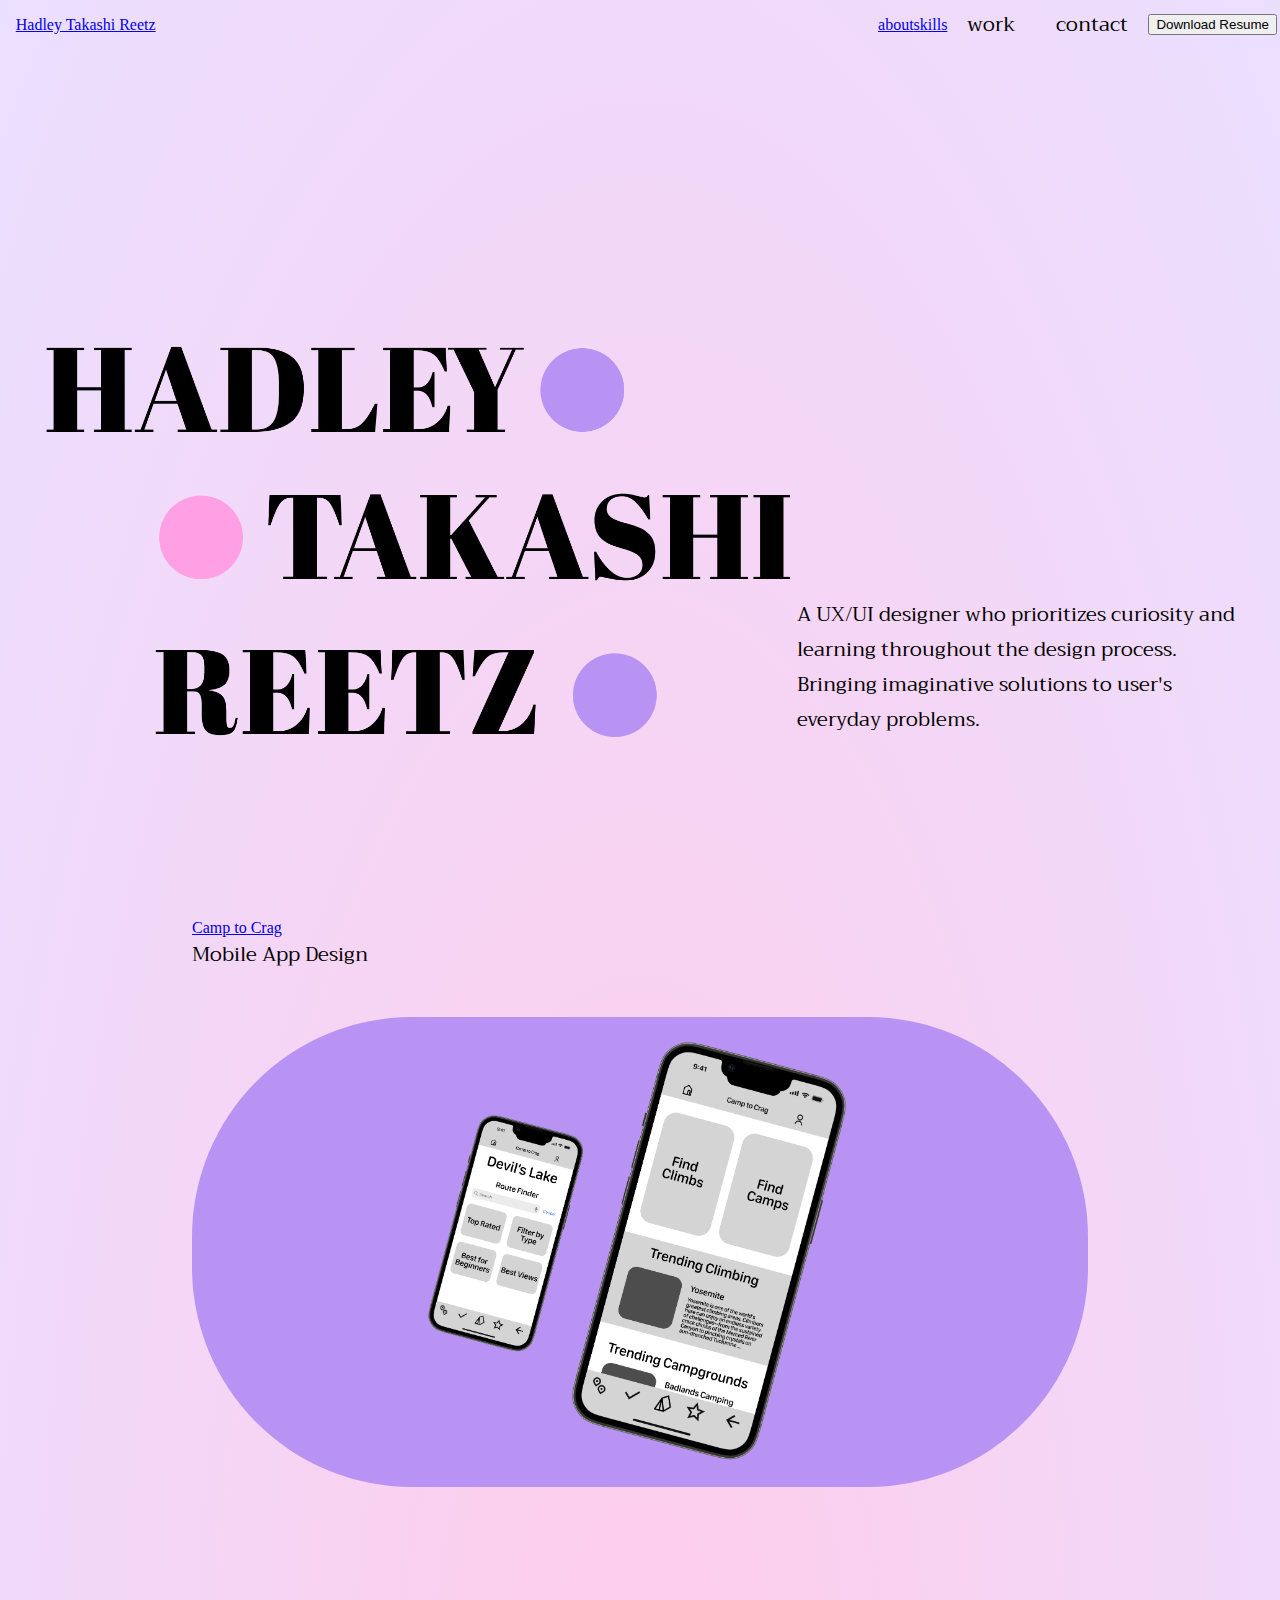
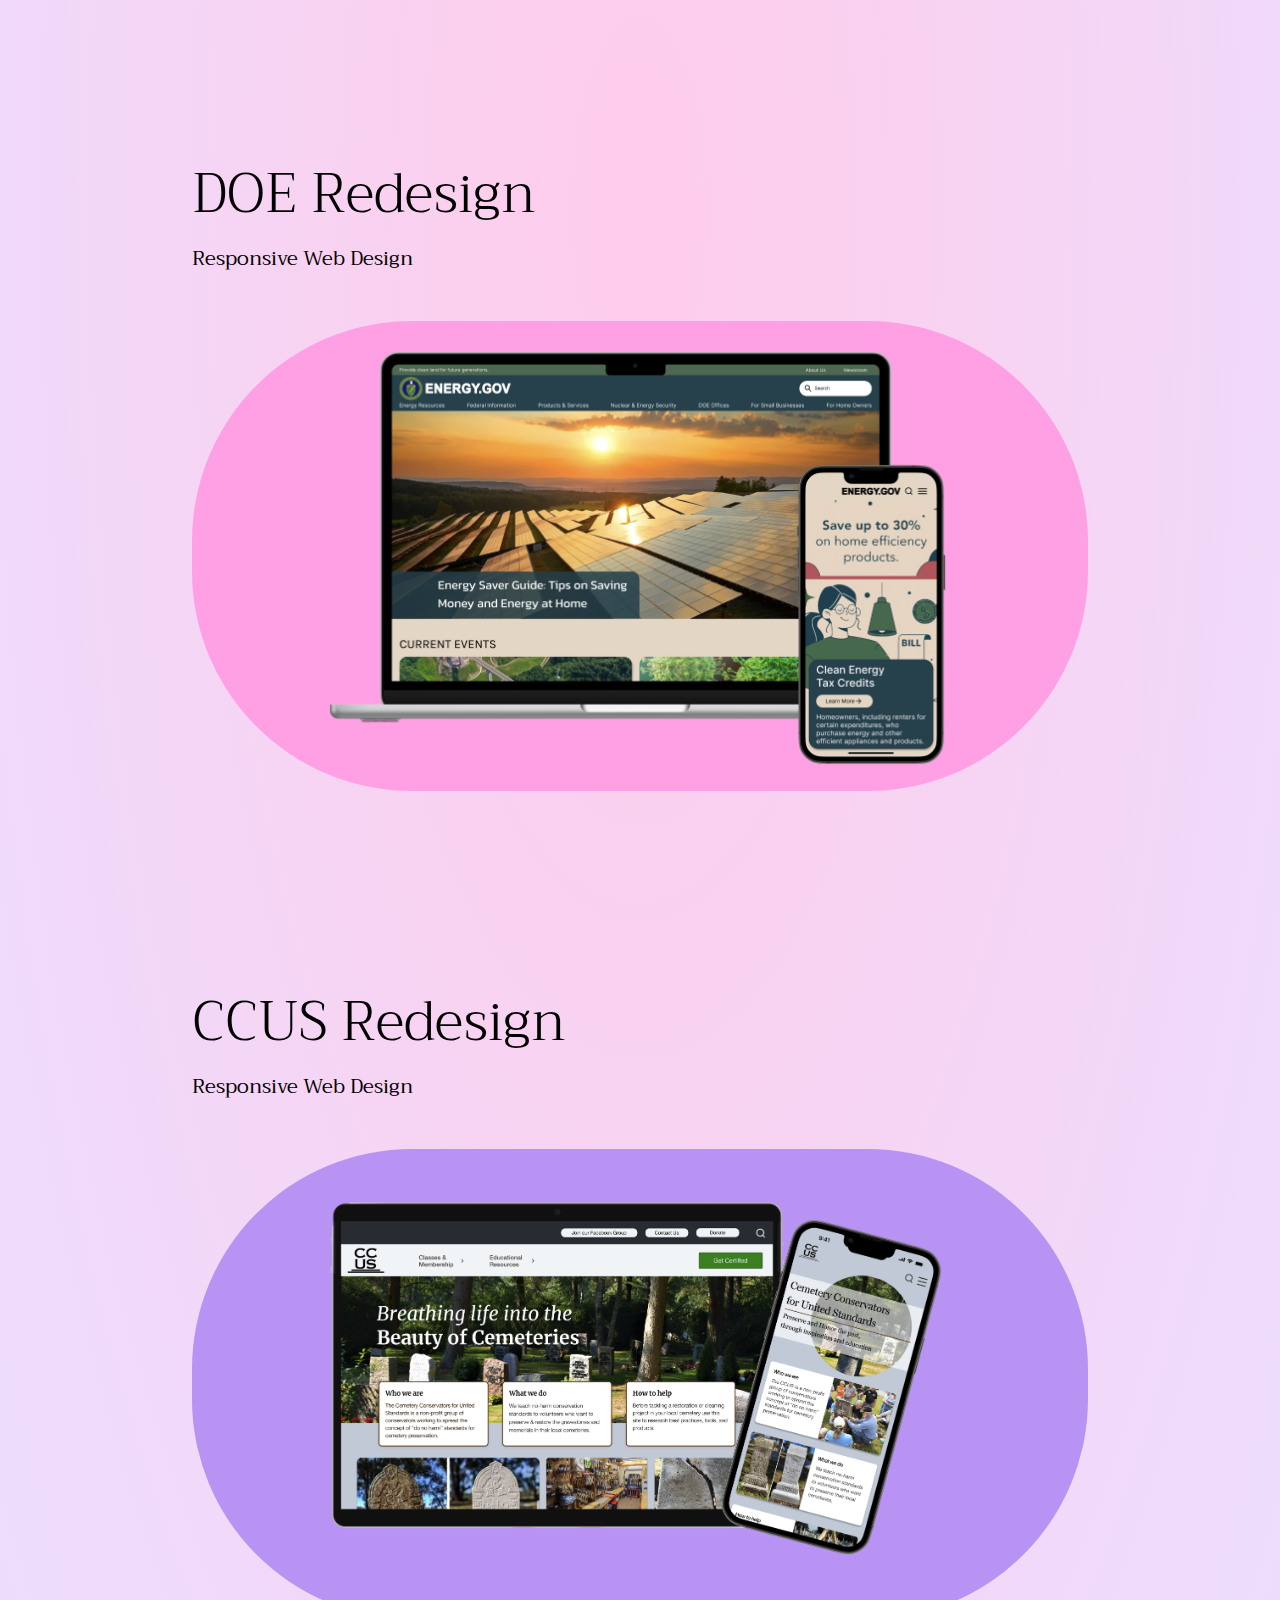
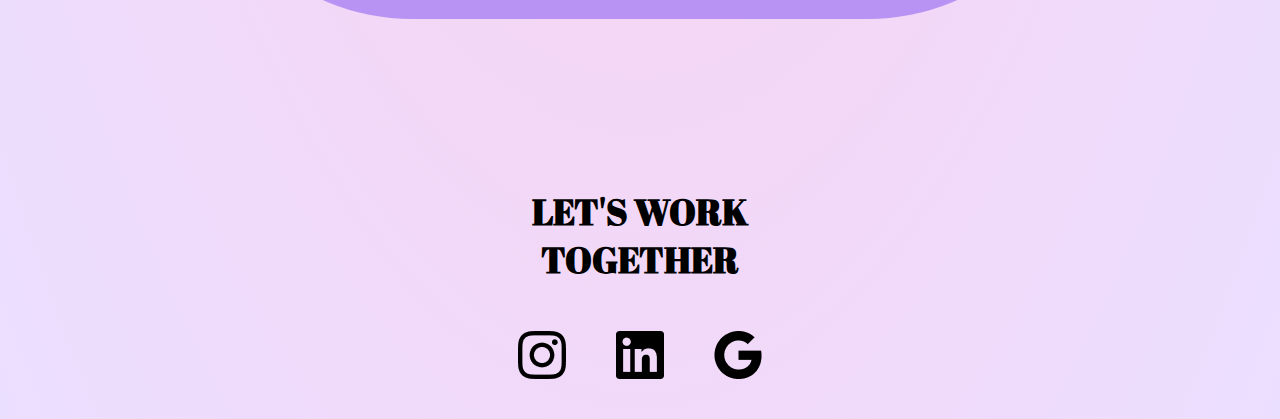
<file: index.html>
<!DOCTYPE html>
<html>

<head>
    <link href="css/styles.css" type="text/css" rel="stylesheet">
    <link rel="preconnect" href="https://fonts.googleapis.com">
    <link rel="preconnect" href="https://fonts.gstatic.com" crossorigin>
    <link href="https://fonts.googleapis.com/css2?family=Abril+Fatface&family=Trirong:wght@300;400&display=swap"
        rel="stylesheet">
    <meta name="viewport" content="width=device-width, initial-scale=1" />
    <title></title>
    <script src="https://code.jquery.com/jquery-3.6.4.min.js" integrity="sha256-oP6HI9z1XaZNBrJURtCoUT5SUnxFr8s3BzRl+cbzUq8=" crossorigin="anonymous"></script>
</head>

<body>
    <header class="navigation">
        <div class="logo">
            <a href="./index.html">Hadley Takashi Reetz</a>
        </div>
        <nav class="nav">
            <div class="desktop">
                <a href="./about.html">about</a>
                <a href="./skills.html">skills</a>
                <p>work</p>
                <p>contact</p>
                <button>Download Resume</button>
            </div>
            <div class="hamburger">
                <img class="menuIcon" src="./images/Hamburger-Menu.png" onclick="this.parentNode.classList.toggle('open')" alt="hamburger icon">
                <div class="hamburgerMenu">
                    <p>about</p>
                    <p>skills</p>
                    <p>work</p>
                    <p>contact</p>
                    <button>Download Resume</button>
                </div>
            </div>
        </nav>
    </header>

    <section class="heroImg">
        <div class="content">
            <img class="hero" src="./images/logo.png">
            <div class="blurb">
                <p>A UX/UI designer who prioritizes curiosity and learning throughout the design process. Bringing
                    imaginative solutions to user's everyday problems.</p>
            </div>
        </div>
    </section>

    <section class="caseStudy">
        <a class="caseStudyTitle" href="./ctc.html">Camp to Crag</a>
        <p class="caseStudyBio">Mobile App Design</p>
        <div class="caseStudyBackground Purple">
            <div class="caseStudyImage campToCrag"></div>
        </div>
    </section>

    <section class="caseStudy">
        <h2 class="caseStudyTitle">DOE Redesign</h2>
        <p class="caseStudyBio">Responsive Web Design</p>
        <div class="caseStudyBackground Pink">
            <div class="caseStudyImage DOE"></div>
        </div>
    </section>

    <section class="caseStudy">
        <h2 class="caseStudyTitle">CCUS Redesign</h2>
        <p class="caseStudyBio">Responsive Web Design</p>
        <div class="caseStudyBackground Purple">
            <div class="caseStudyImage CCUS"></div>
        </div>
    </section>
    <footer>
        <div class="footer">
            <h4 id="workTogether">LET'S WORK <br> TOGETHER</h4>
            <div class="footerImg">
                <img src="./images/Instagram.png">
                <img src="./images/linkedin.png">
                <img src="./images/gmail.png">
            </div>
        </div>
    </footer>

</body>
<script src="./js/index.js"></script>
</html>
</file>
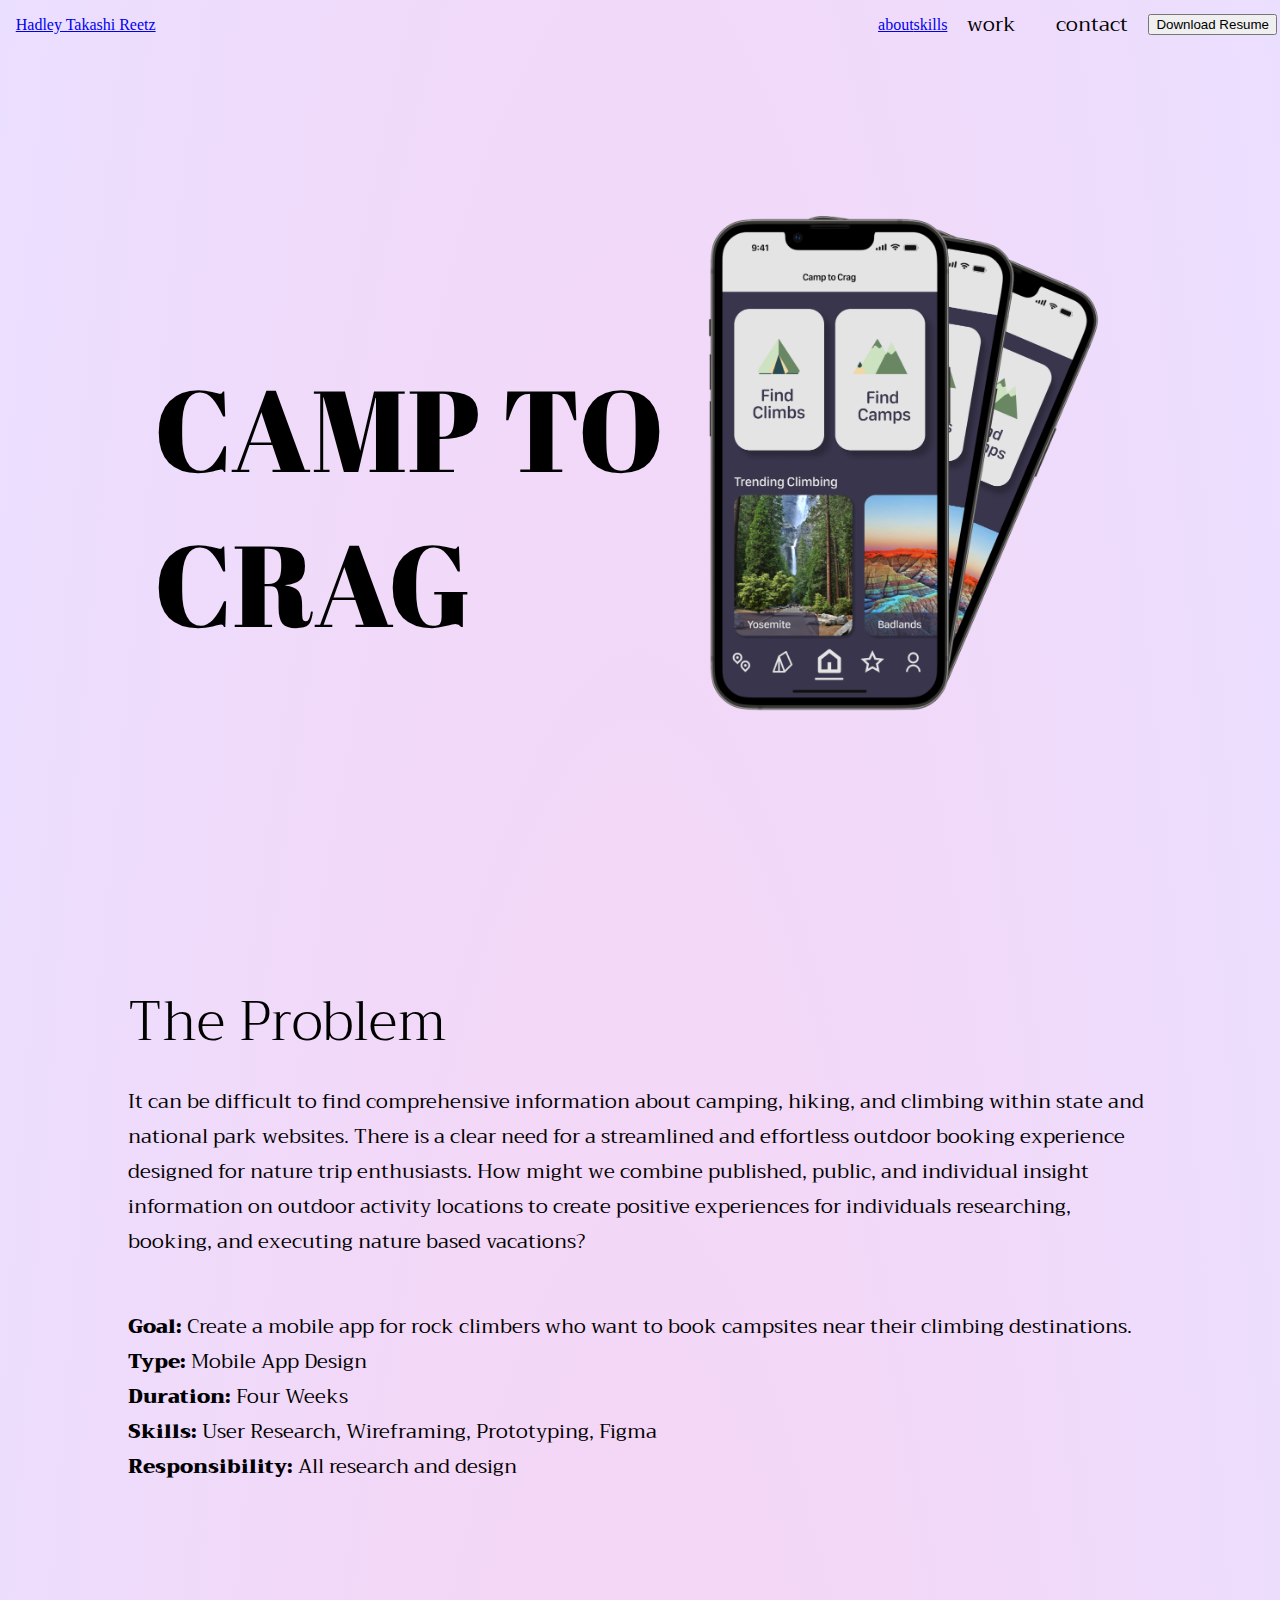
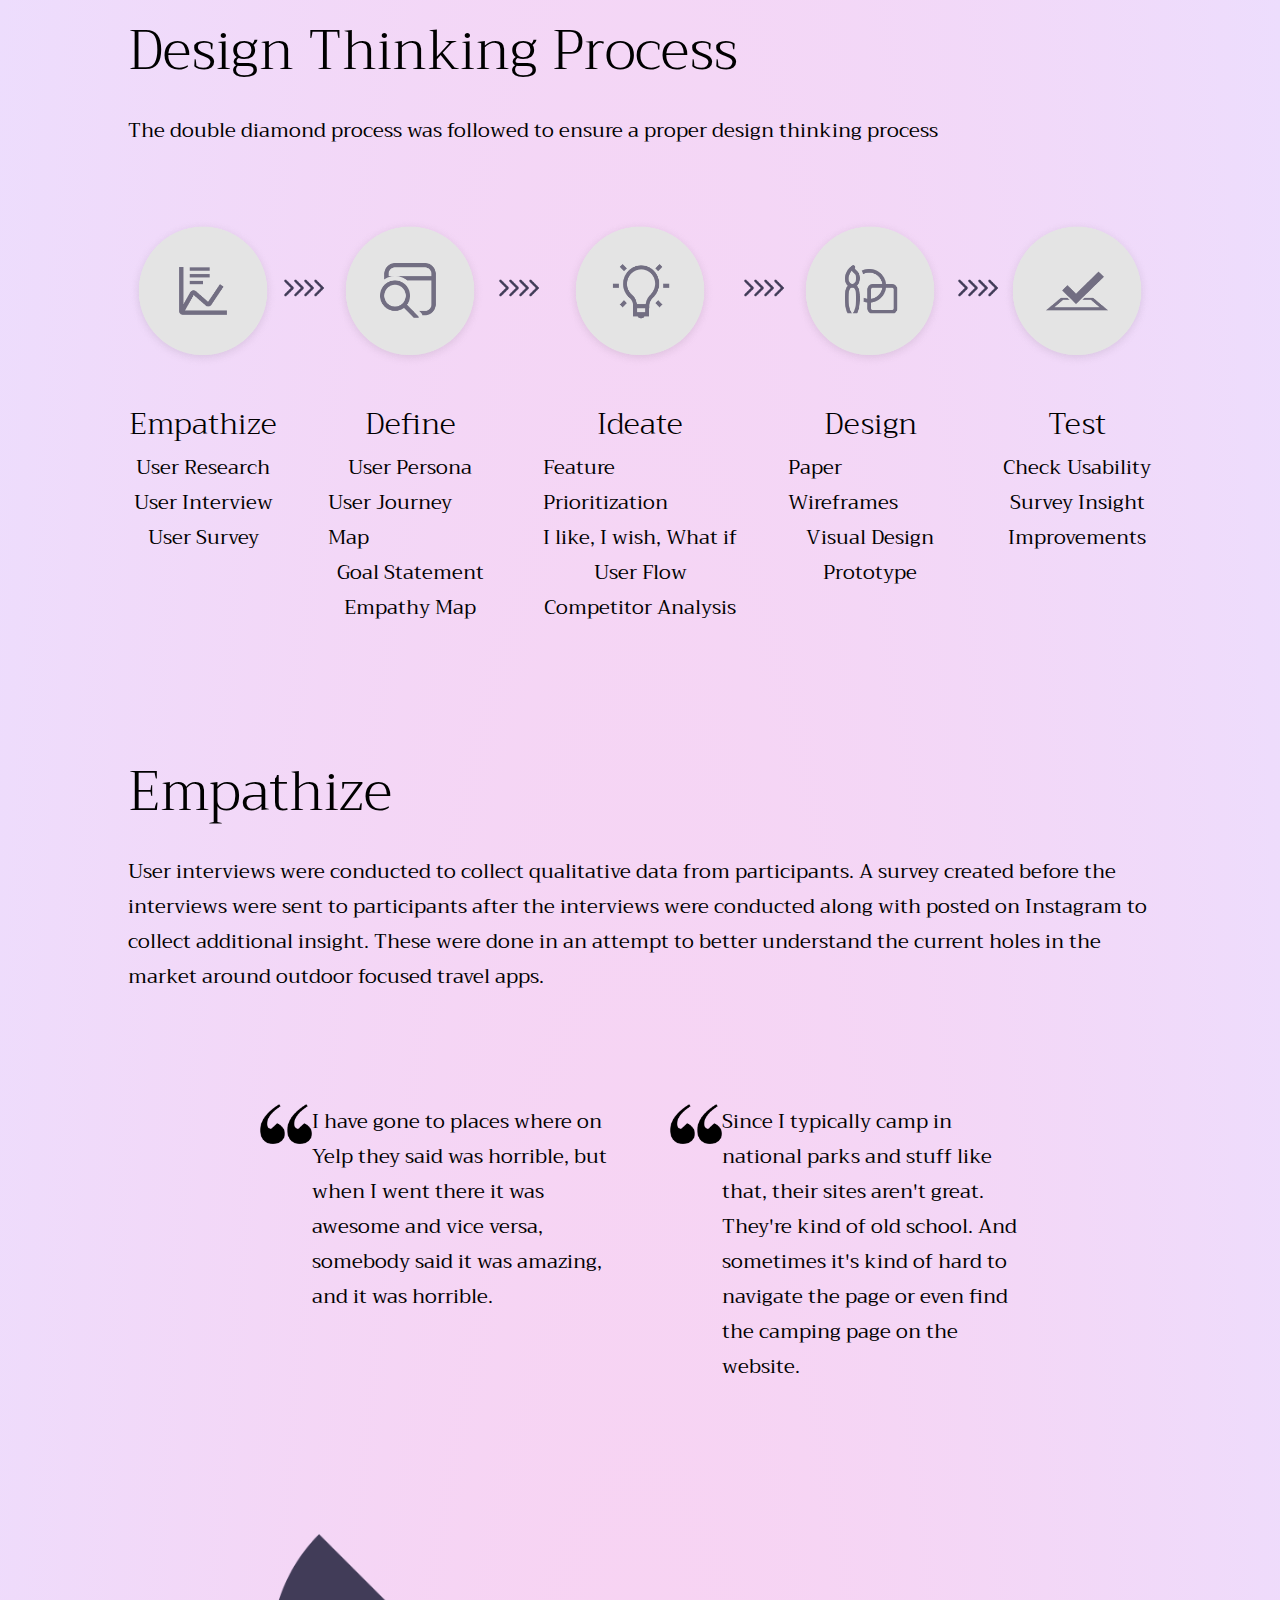
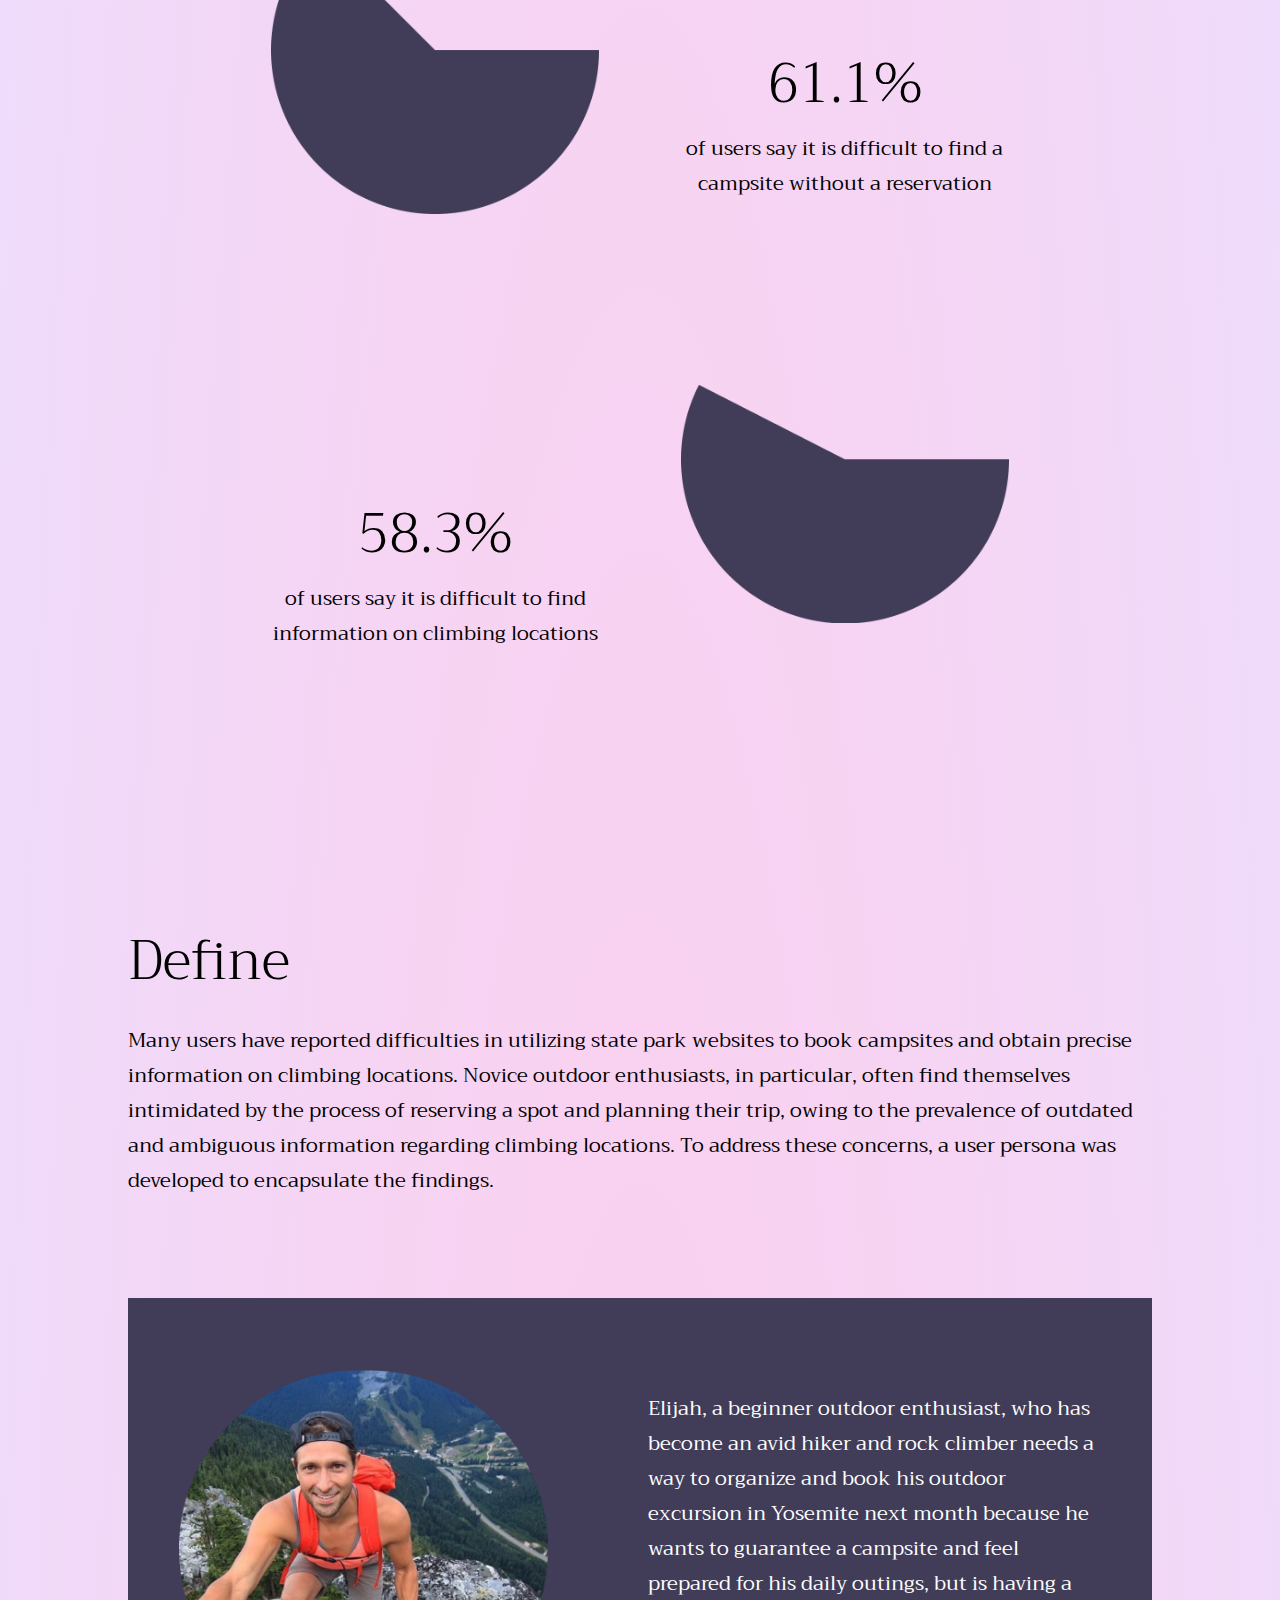
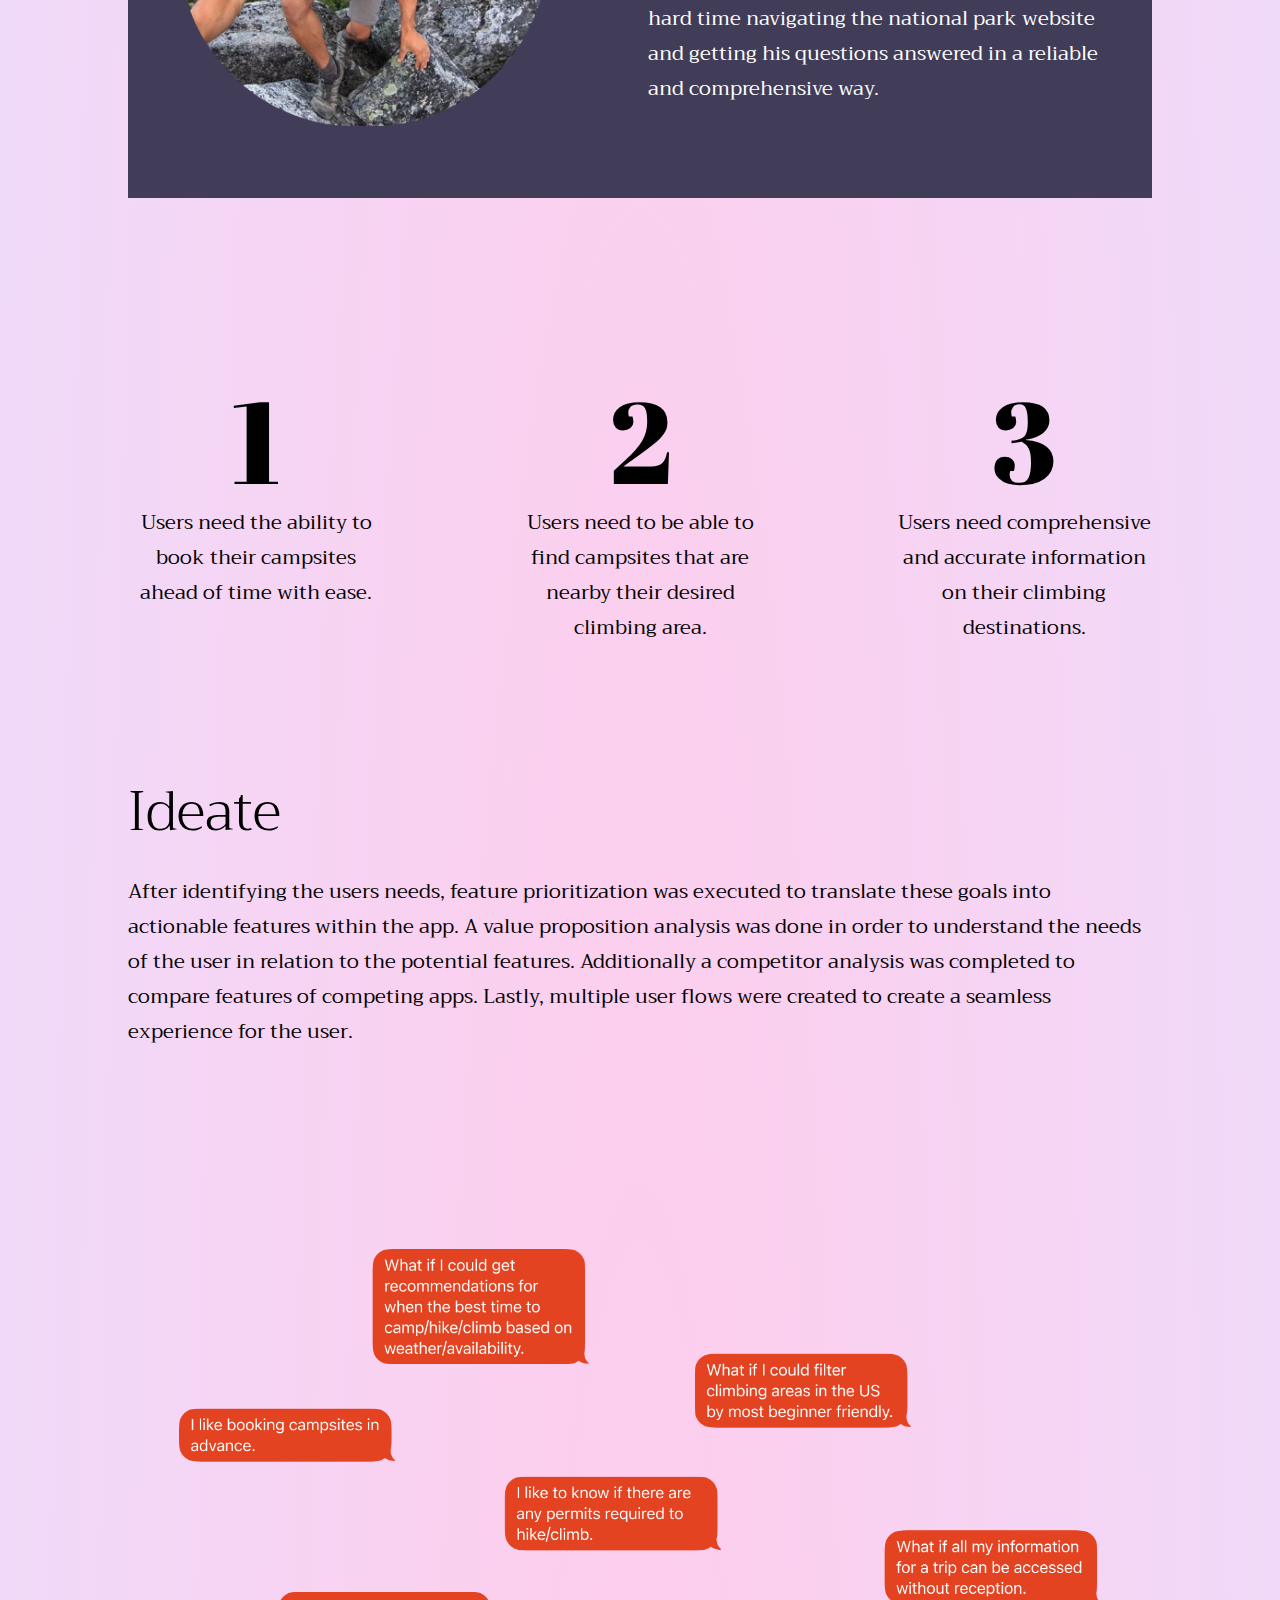
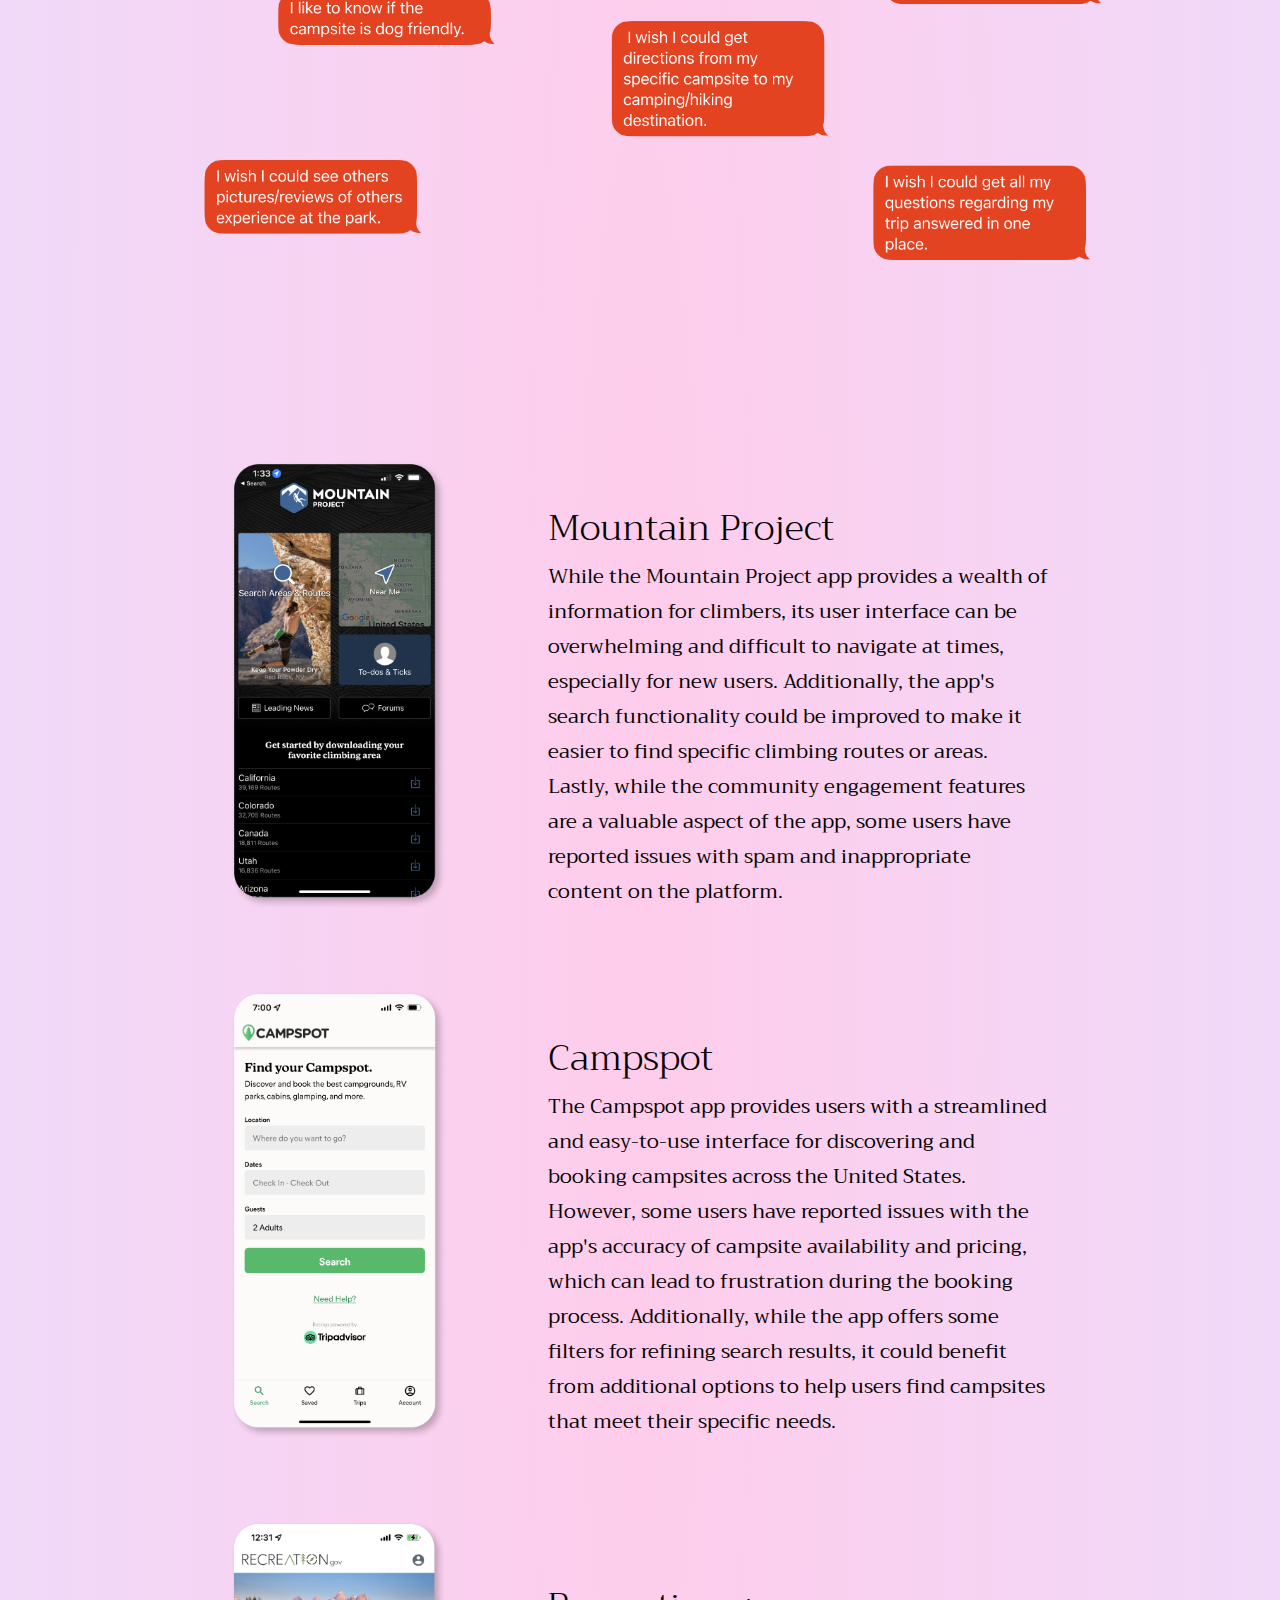
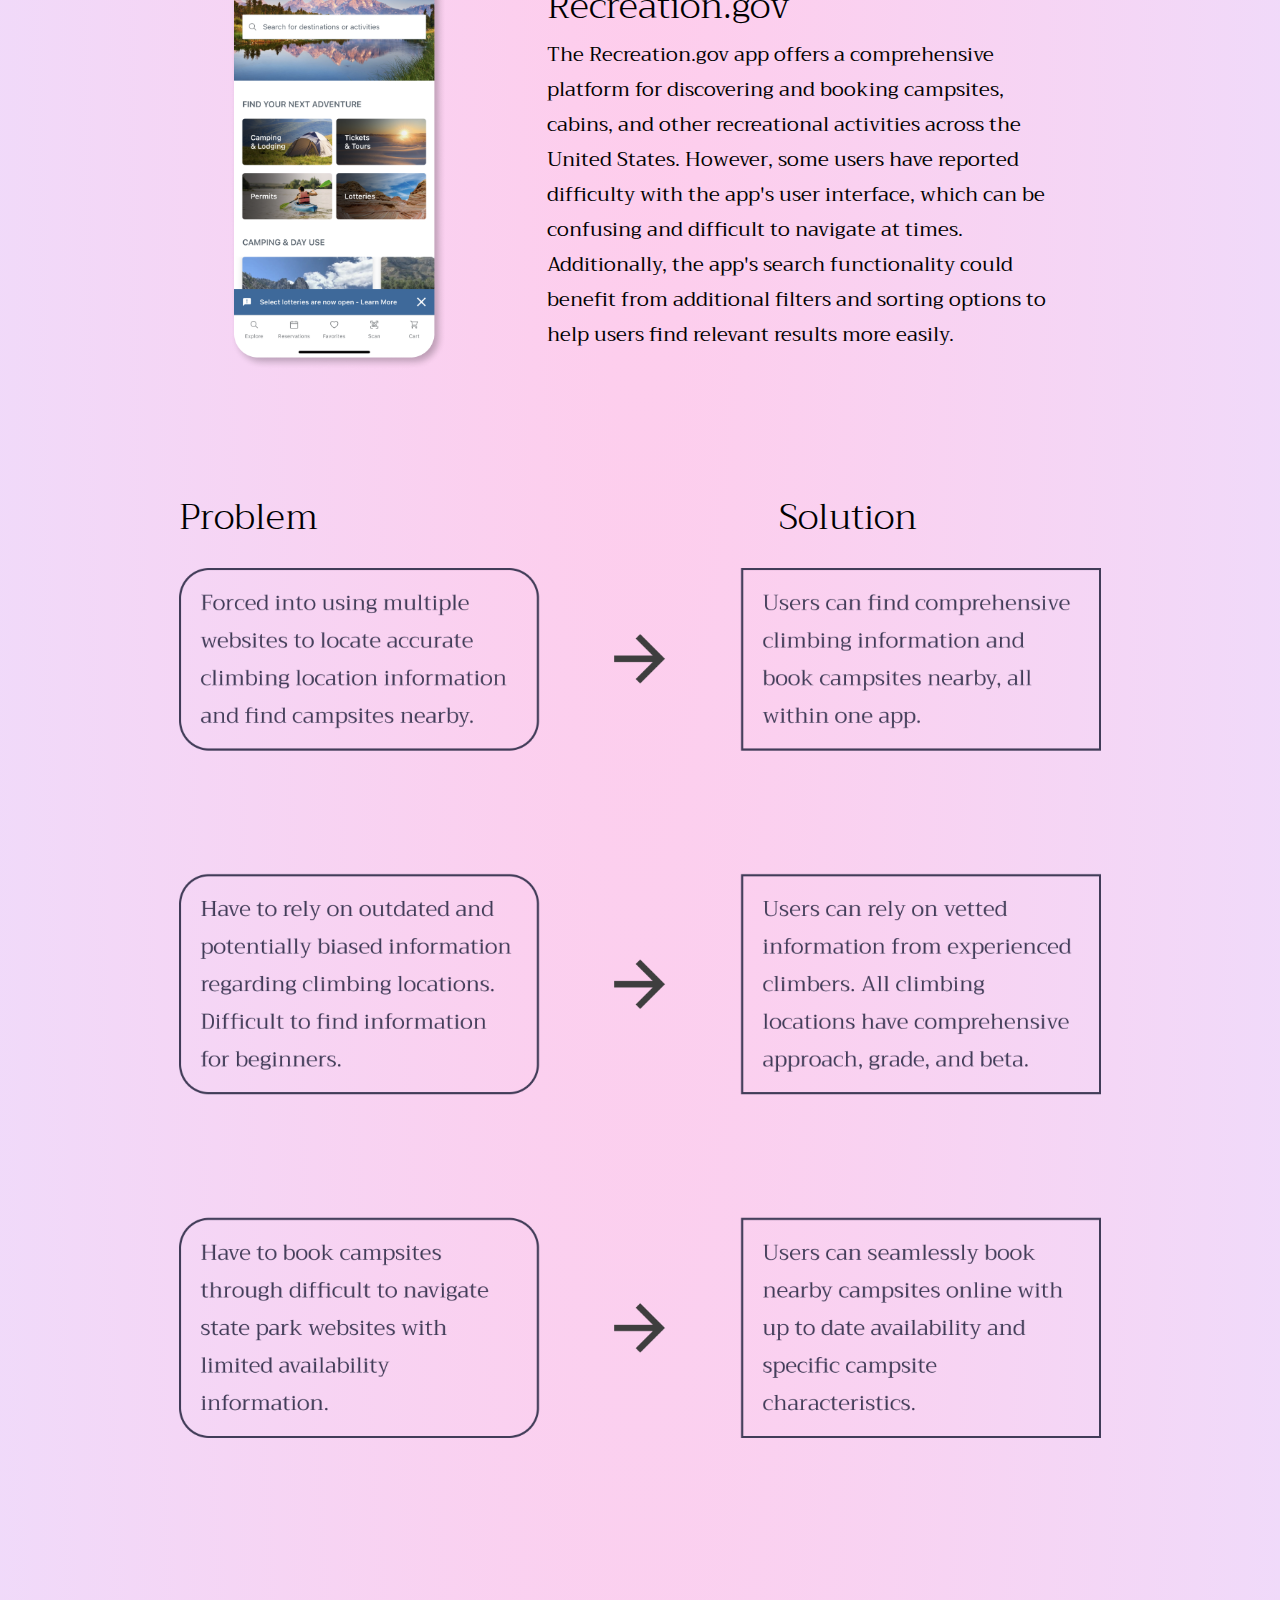
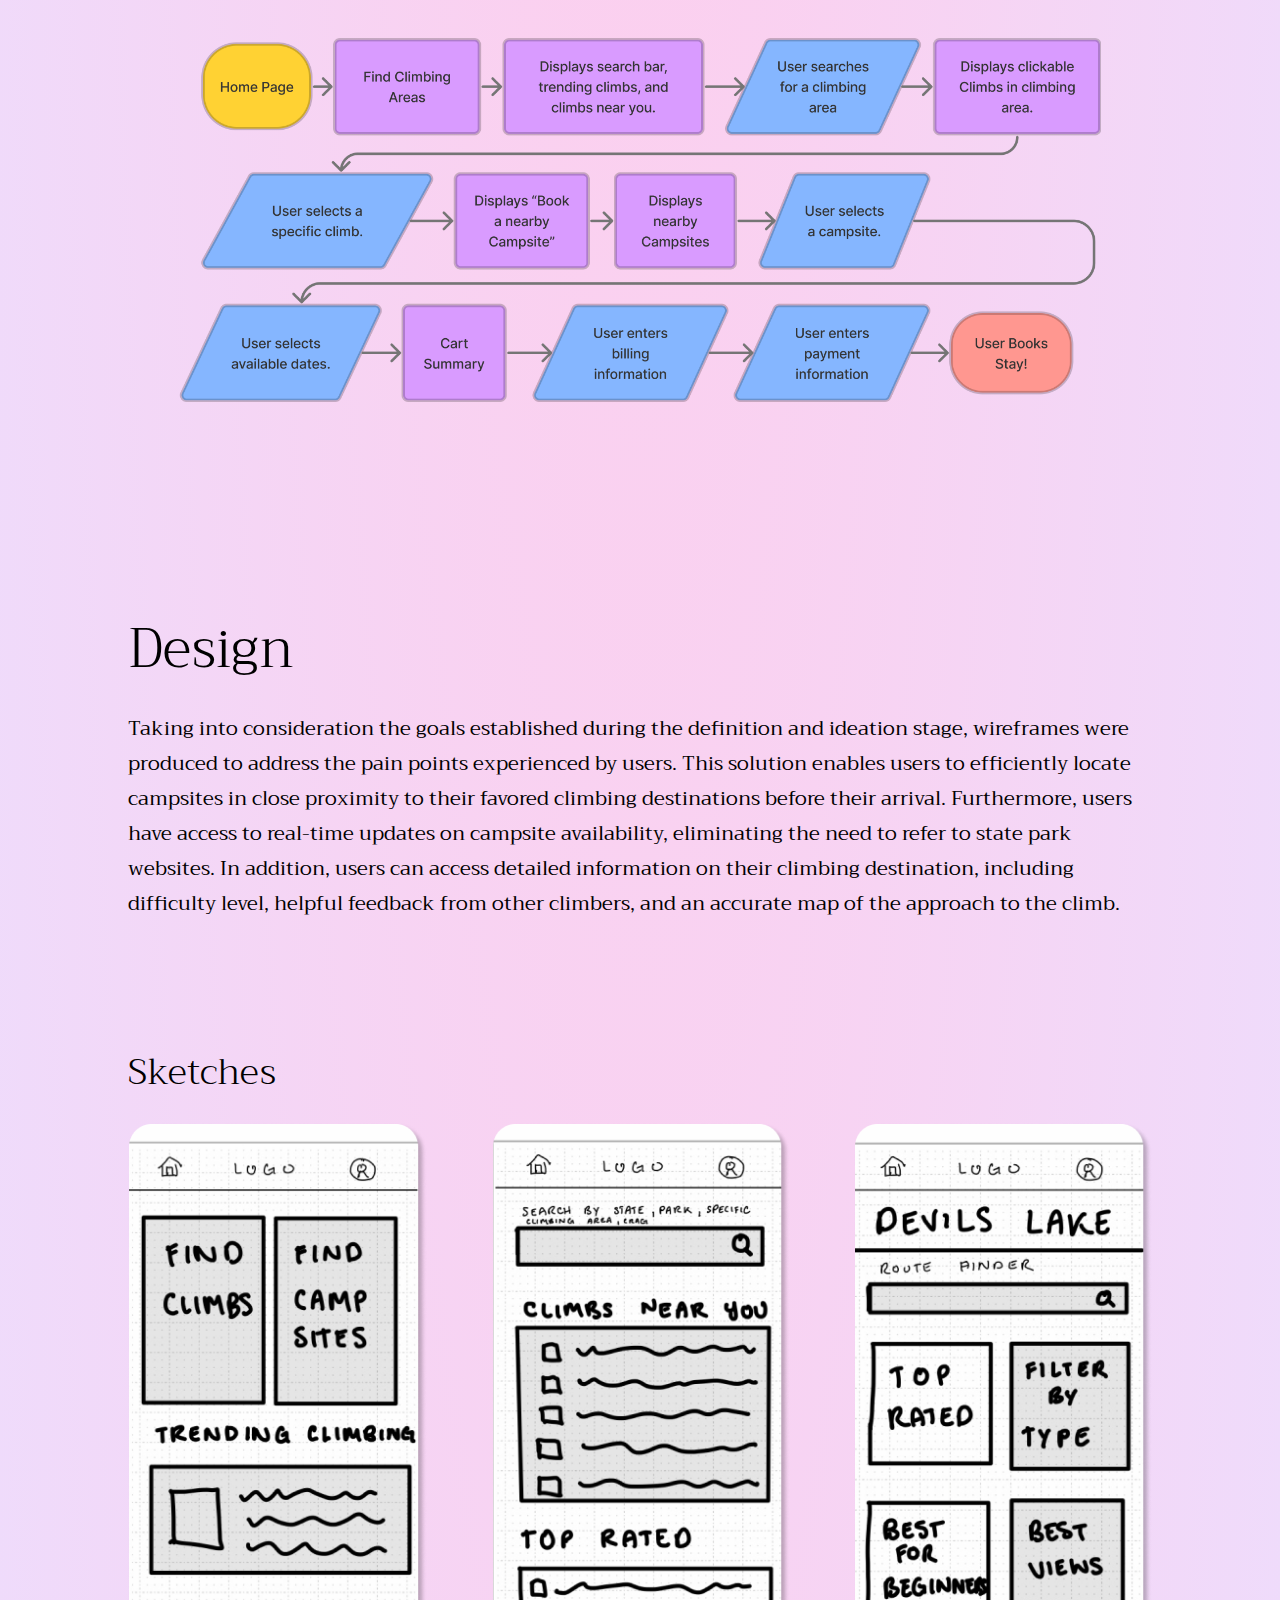
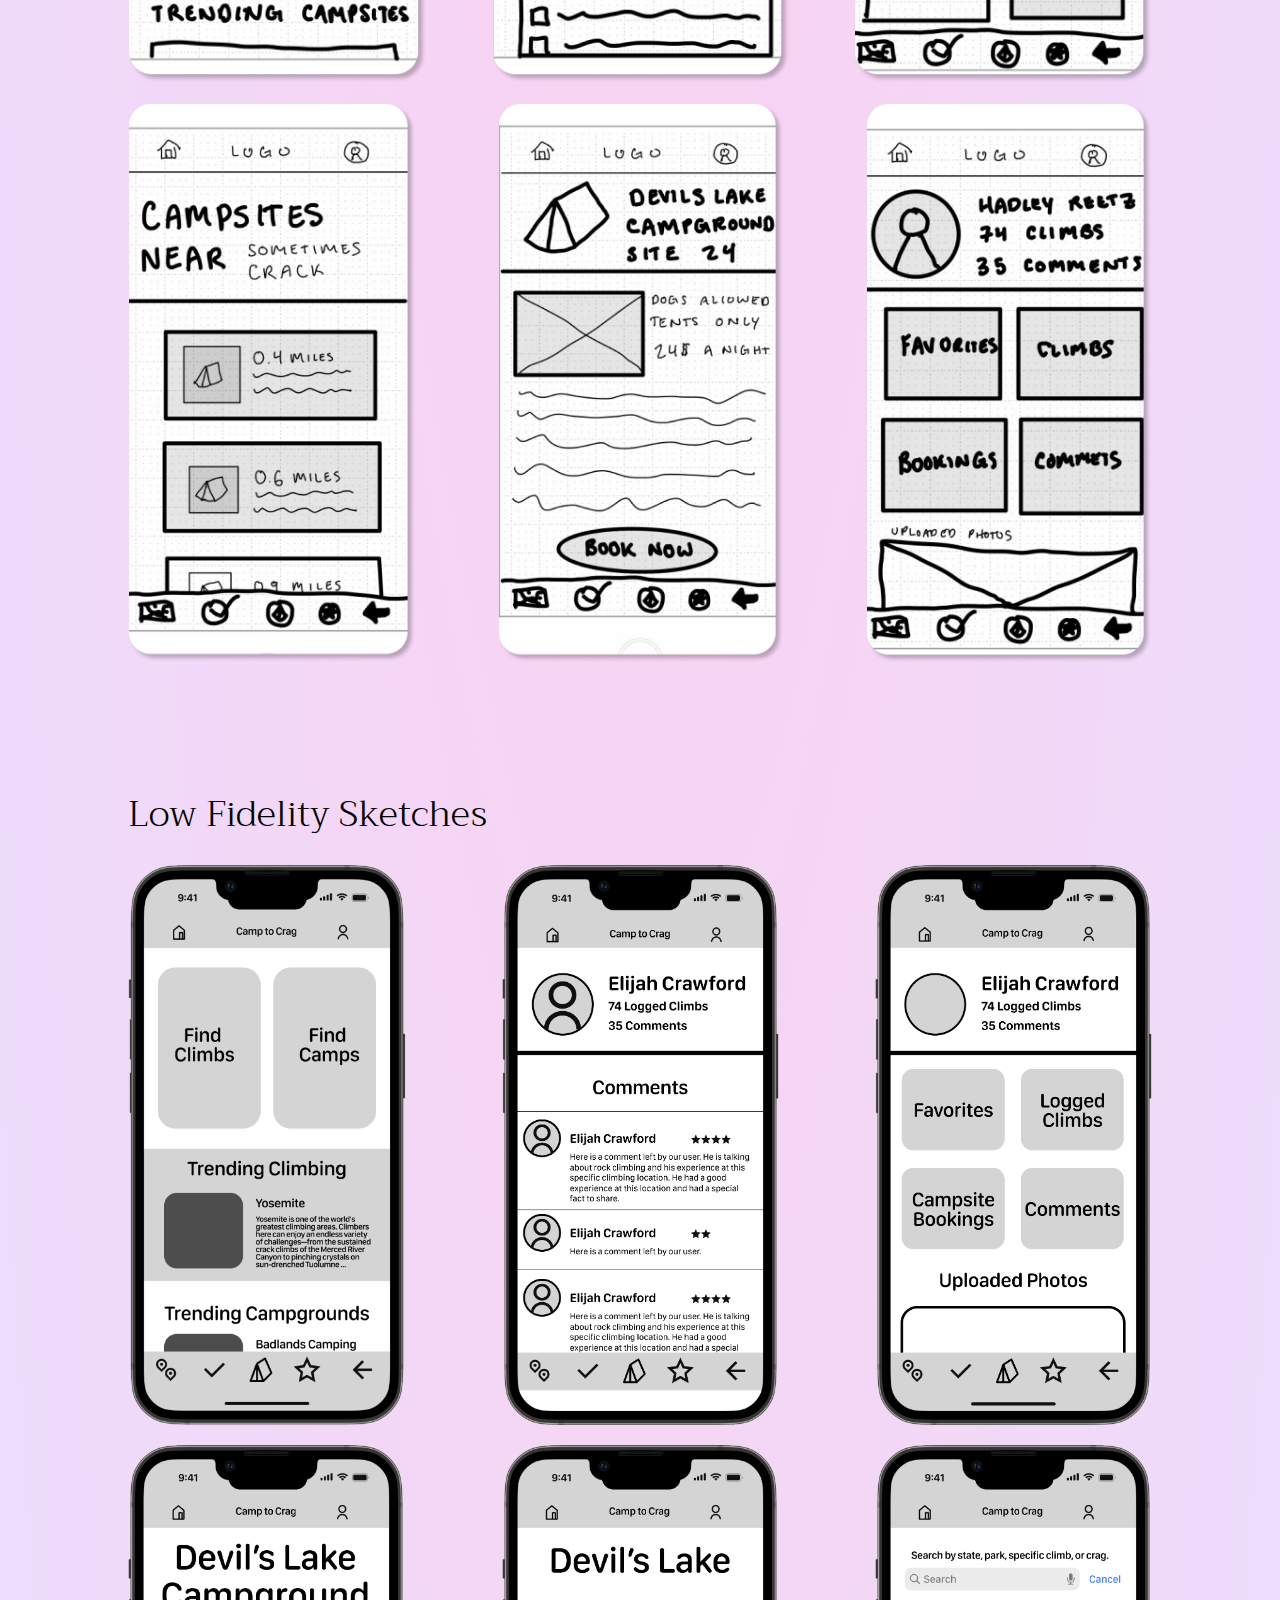
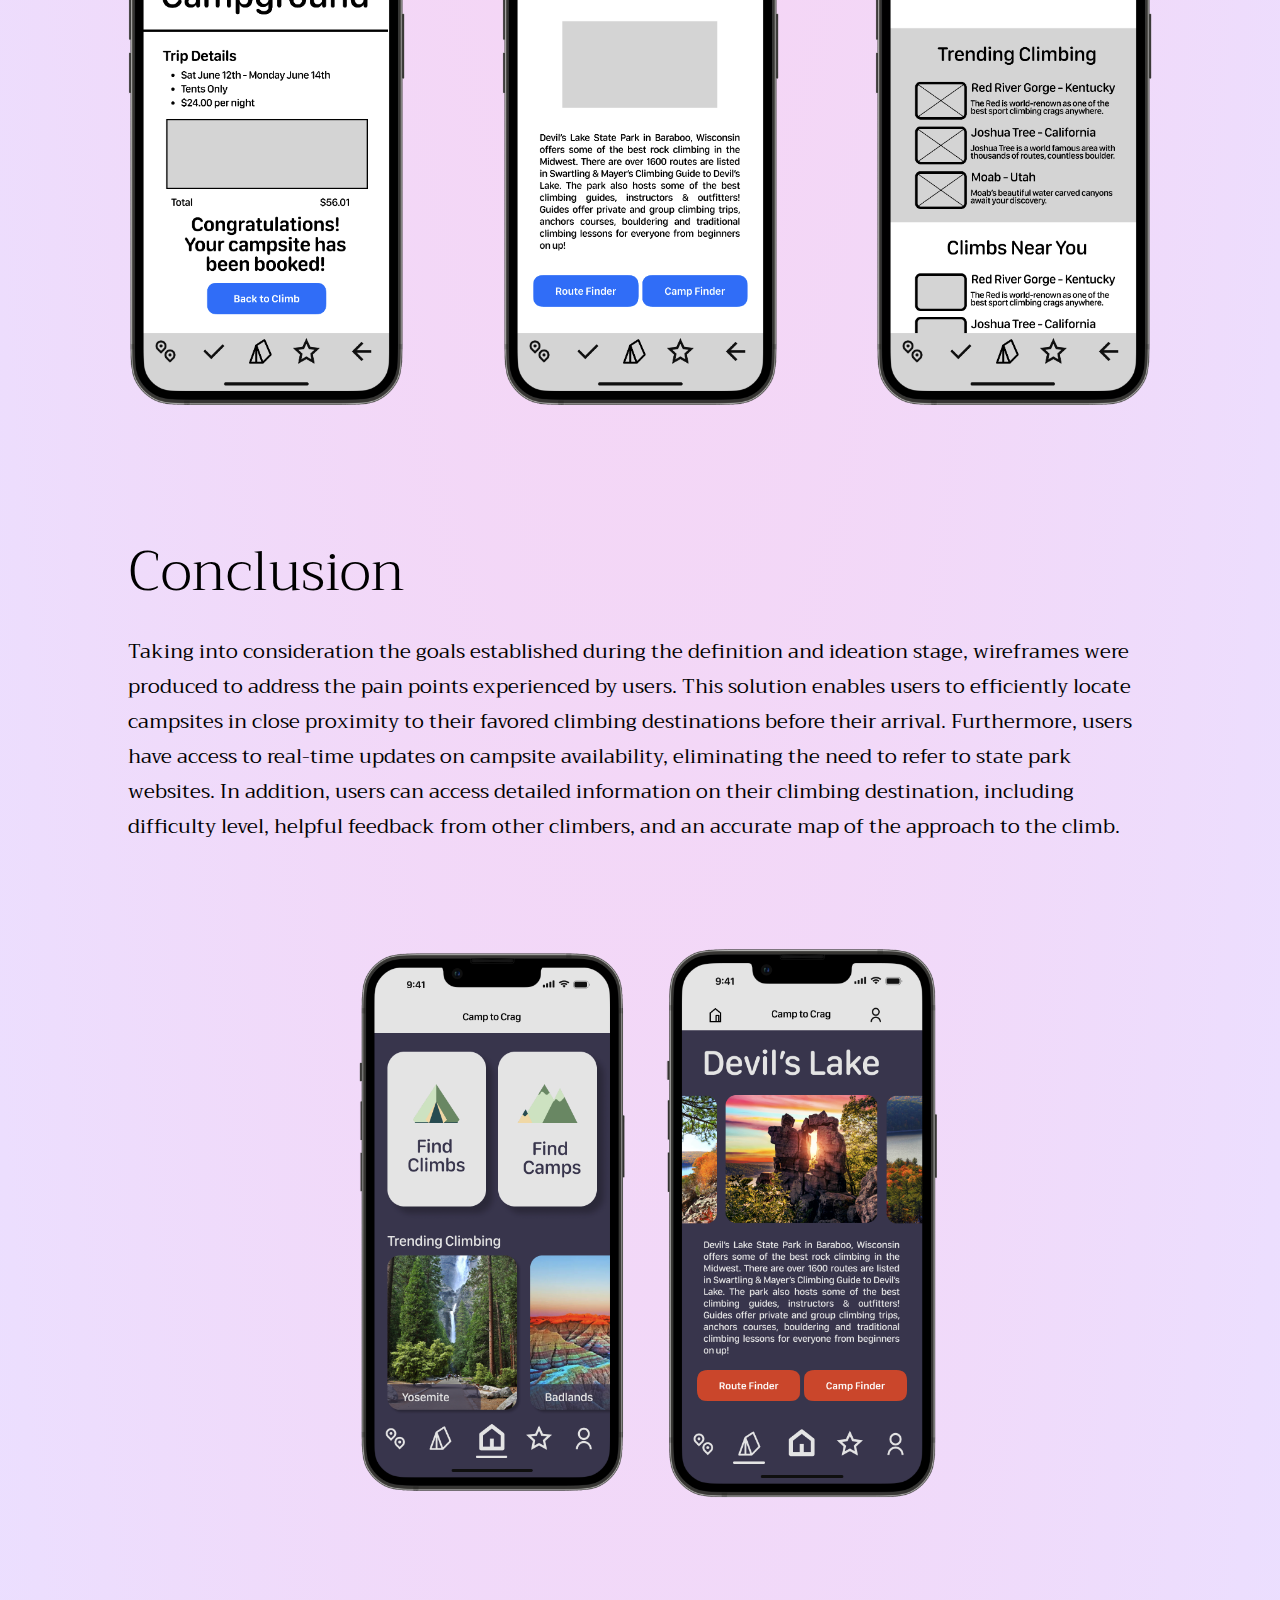
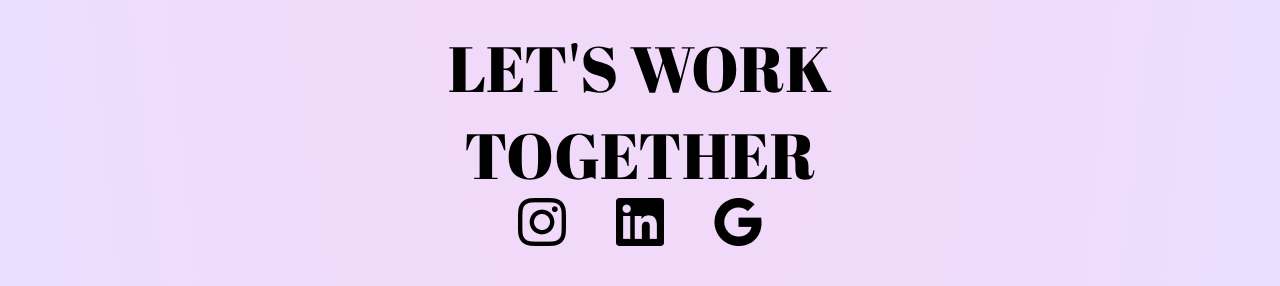
<file: ctc.html>
<!DOCTYPE html>
<html>

<head>

    <link rel="preconnect" href="https://fonts.googleapis.com">
    <link rel="preconnect" href="https://fonts.gstatic.com" crossorigin>
    <link href="https://fonts.googleapis.com/css2?family=Abril+Fatface&family=Trirong:wght@300;400&display=swap"
        rel="stylesheet">
    <meta name="viewport" content="width=device-width, initial-scale=1" />
    <title></title>
    <script src="https://code.jquery.com/jquery-3.6.4.min.js"
        integrity="sha256-oP6HI9z1XaZNBrJURtCoUT5SUnxFr8s3BzRl+cbzUq8=" crossorigin="anonymous"></script>
    <!-- <link href="https://cdn.jsdelivr.net/npm/bootstrap@5.3.0-alpha2/dist/css/bootstrap.min.css" rel="stylesheet"
        integrity="sha384-aFq/bzH65dt+w6FI2ooMVUpc+21e0SRygnTpmBvdBgSdnuTN7QbdgL+OapgHtvPp" crossorigin="anonymous"> -->
    <link href="css/styles.css" type="text/css" rel="stylesheet">
</head>

<body>
    <header class="navigation">
        <div class="logo">
            <a href="./index.html">Hadley Takashi Reetz</a>
        </div>
        <nav class="nav">
            <div class="desktop">
                <a href="./about.html">about</a>
                <a href="./skills.html">skills</a>
                <p>work</p>
                <p>contact</p>
                <button>Download Resume</button>
            </div>
            <div class="hamburger">
                <img class="menuIcon" src="./images/Hamburger-Menu.png" onclick="this.parentNode.classList.toggle('open')" alt="hamburger icon">
                <div class="hamburgerMenu">
                    <p>about</p>
                    <p>skills</p>
                    <p>work</p>
                    <p>contact</p>
                    <button>Download Resume</button>
                </div>
            </div>
        </nav>
    </header>
    <section class="heroImg">
        <div class="content">
            <h1 id="ctcHeroTxt">CAMP TO<br>CRAG</h1>
            <img id="ctcHeroImg" src="./images/ctcHero2.png">
        </div>
    </section>
    <section class="ctcCaseStudy theProblem">
        <h2>The Problem</h2>
        <p>It can be difficult to find comprehensive information about camping, hiking, and climbing within state and
            national park websites. There is a clear need for a streamlined and effortless outdoor booking experience
            designed for nature trip enthusiasts. How might we combine published, public, and individual insight
            information on outdoor activity locations to create positive experiences for individuals researching,
            booking, and executing nature based vacations?</p>

        <div class="goals">
            <p><span>Goal:</span> Create a mobile app for rock climbers who want to book campsites near their climbing
                destinations.</p>
            <p><span>Type:</span> Mobile App Design</p>
            <p><span>Duration:</span> Four Weeks</p>
            <p><span>Skills:</span> User Research, Wireframing, Prototyping, Figma</p>
            <p><span>Responsibility:</span> All research and design</p>
        </div>
    </section>
    <section class="ctcCaseStudy designThinking">
        <h2>Design Thinking Process</h2>
        <p>The double diamond process was followed to ensure a proper design thinking process</p>
        <div class="designIcons">
            <div class="designProcess">
                <img src="./images/empathize.png">
                <h3>Empathize</h3>
                <p>User Research</p>
                <p>User Interview</p>
                <p>User Survey</p>
            </div>
            <img class="arrow" src="../images/designArrow.png">
            <div class="designProcess">
                <img src="./images/designDefine.png">
                <h3>Define</h3>
                <p>User Persona</p>
                <p>User Journey Map</p>
                <p>Goal Statement</p>
                <p>Empathy Map</p>
            </div>
            <img class="arrow" src="../images/designArrow.png">
            <div class="designProcess">
                <img src="./images/designIdeate.png">
                <h3>Ideate</h3>
                <p>Feature Prioritization</p>
                <p>I like, I wish, What if</p>
                <p>User Flow</p>
                <p>Competitor Analysis</p>
            </div>
            <img class="arrow" src="../images/designArrow.png">
            <div class="designProcess">
                <img src="./images/designDesign.png">
                <h3>Design</h3>
                <p>Paper Wireframes</p>
                <p>Visual Design</p>
                <p>Prototype</p>
            </div>
            <img class="arrow" src="../images/designArrow.png">
            <div class="designProcess">
                <img src="./images/designTest.png">
                <h3>Test</h3>
                <p>Check Usability</p>
                <p>Survey Insight</p>
                <p>Improvements</p>
            </div>
        </div>
    </section>
    <section class="ctcCaseStudy empathize">
        <h2>Empathize</h2>
        <p>User interviews were conducted to collect qualitative data from participants. A survey created before the
            interviews were sent to participants after the interviews were conducted along with posted on Instagram to
            collect additional insight. These were done in an attempt to better understand the current holes in the
            market around outdoor focused travel apps.</p>
        <div class="quotes">
            <div class="singleQuote">
                <img src="./images/quotesOpen.png">
                <p>I have gone to places where on Yelp they said was horrible, but when I went there it was awesome and
                    vice versa, somebody said it was amazing, and it was horrible.</p>
            </div>
            <div class="singleQuote">
                <img src="./images/quotesOpen.png">
                <p>Since I typically camp in national parks and stuff like that, their sites aren't great. They're kind
                    of old school. And sometimes it's kind of hard to navigate the page or even find the camping page on
                    the website.</p>
            </div>
        </div>
        <div class="graphs">
            <img class="topLeft" src="./images/61.png">
            <div class=topRight>
                <span>61.1%</span>
                <p>of users say it is difficult to find a campsite without a reservation</p>
            </div>
            <div class="bottomLeft">
                <span>58.3%</span>
                <p>of users say it is difficult to find information on climbing locations
                </p>
            </div>
            <img class="bottomRight" src="./images/38.png">
        </div>
    </section>

    <section class="ctcCaseStudy define">
        <h2>Define</h2>
        <p>Many users have reported difficulties in utilizing state park websites to book campsites and obtain precise
            information on climbing locations. Novice outdoor enthusiasts, in particular, often find themselves
            intimidated by the process of reserving a spot and planning their trip, owing to the prevalence of outdated
            and ambiguous information regarding climbing locations. To address these concerns, a user persona was
            developed to encapsulate the findings.</p>

        <div class="userPersonaColor">
            <div class="userPersona">
                <img src="./images/protopersonaimg.png"
                    alt="caucasion man in a tank top smiling at the camera form above while climbing ">
                <p>Elijah, a beginner outdoor enthusiast, who has become an avid hiker and rock climber needs a way to
                    organize and book his outdoor excursion in Yosemite next month because he wants to guarantee a
                    campsite and feel prepared for his daily outings, but is having a hard time navigating the national
                    park website and getting his questions answered in a reliable and comprehensive way. </p>
            </div>
        </div>
        <div class="userNeeds">
            <div class="userNeed">
                <h1>1</h1>
                <p>Users need the ability to book their campsites ahead of time with ease. </p>
            </div>
            <div class="userNeed">
                <h1>2</h1>
                <p>Users need to be able to find campsites that are nearby their desired climbing area. </p>
            </div>
            <div class="userNeed">
                <h1>3</h1>
                <p>Users need comprehensive and accurate information on their climbing destinations. </p>
            </div>
        </div>
    </section>
    <section class="ctcCaseStudy ideate">
        <h2>Ideate</h2>
        <p>After identifying the users needs, feature prioritization was executed to translate these goals into
            actionable features within the app. A value proposition analysis was done in order to understand the needs
            of the user in relation to the potential features. Additionally a competitor analysis was completed to
            compare features of competing apps. Lastly, multiple user flows were created to create a seamless experience
            for the user. </p>
        <div class="iLike">
            <img id="iLike" src="./images/ilikeiwishwhatif.png" alt="a collection of voice bubbles">
        </div>
        <div class="competitorAnalysis">
            <img src="./images/mountainProject.png" alt="a screenshot of mobile app Mountain Project">
            <div class="competitorAnalysisTxt">
                <h3>Mountain Project</h3>
                <p>While the Mountain Project app provides a wealth of information for climbers, its user interface can
                    be overwhelming and difficult to navigate at times, especially for new users. Additionally, the
                    app's search functionality could be improved to make it easier to find specific climbing routes or
                    areas. Lastly, while the community engagement features are a valuable aspect of the app, some users
                    have reported issues with spam and inappropriate content on the platform.</p>
            </div>
        </div>
        <div class="competitorAnalysis">
            <img src="./images/campSpot.png" alt="a screenshot of mobile app camp spot">
            <div class="competitorAnalysisTxt">
                <h3>Campspot</h3>
                <p>The Campspot app provides users with a streamlined and easy-to-use interface for discovering and
                    booking campsites across the United States. However, some users have reported issues with the app's
                    accuracy of campsite availability and pricing, which can lead to frustration during the booking
                    process. Additionally, while the app offers some filters for refining search results, it could
                    benefit from additional options to help users find campsites that meet their specific needs.</p>
            </div>
        </div>
        <div class="competitorAnalysis">
            <img src="./images/recreationGov.png" alt="a screenshot of mobile app recreation.gov">
            <div class="competitorAnalysisTxt">
                <h3>Recreation.gov</h3>
                <p>The Recreation.gov app offers a comprehensive platform for discovering and booking campsites, cabins,
                    and other recreational activities across the United States. However, some users have reported
                    difficulty with the app's user interface, which can be confusing and difficult to navigate at times.
                    Additionally, the app's search functionality could benefit from additional filters and sorting
                    options to help users find relevant results more easily.</p>
            </div>
        </div>
        <div class="problemSolution">
            <h3>Problem</h3>
            <h3 id="solution">Solution</h3>
        </div>
        <img id="problemSolution" src="./images/problemSolution.png">
        <img id="userFlow" src="./images/userFlow.png">
    </section>
    <section class="ctcCaseStudy Design">
        <h2>Design</h2>
        <p>Taking into consideration the goals established during the definition and ideation stage, wireframes were
            produced to address the pain points experienced by users. This solution enables users to efficiently locate
            campsites in close proximity to their favored climbing destinations before their arrival. Furthermore, users
            have access to real-time updates on campsite availability, eliminating the need to refer to state park
            websites. In addition, users can access detailed information on their climbing destination, including
            difficulty level, helpful feedback from other climbers, and an accurate map of the approach to the climb.
        </p>
        <h3>Sketches</h3>
        <div class="sketchesImg">
            <img src="./images/sketch1.png">
            <img src="./images/sketch2.png">
            <img src="./images/sketch3.png">
        </div>
        <div class="sketchesImg">
            <img src="./images/sketch4.png">
            <img src="./images/sketch5.png">
            <img src="./images/sketch6.png">
        </div>
        <h3>Low Fidelity Sketches</h3>
        <div class="sketchesImg">
            <img src="./images/camptocragmobile.png">
            <img src="./images/ctc2.png">
            <img src="./images/ctc3.png">
        </div>
        <div class="sketchesImg">
            <img src="./images/ctc4.png">
            <img src="./images/ctc5.png">
            <img src="./images/ctc6.png">
        </div>
    </section>
    <section class="ctcCaseStudy Conclusion">
        <h2>Conclusion</h2>
        <p>Taking into consideration the goals established during the definition and ideation stage, wireframes were
            produced to address the pain points experienced by users. This solution enables users to efficiently locate
            campsites in close proximity to their favored climbing destinations before their arrival. Furthermore, users
            have access to real-time updates on campsite availability, eliminating the need to refer to state park
            websites. In addition, users can access detailed information on their climbing destination, including
            difficulty level, helpful feedback from other climbers, and an accurate map of the approach to the climb.
        </p>
        <div class="conclusionImg">
            <img src="./images/ctchome.png">
            <img src="./images/ctcdevils.png">
        </div>
    </section>
    <footer>
        <div class="footer">
            <h3 id="workTogether">LET'S WORK <br> TOGETHER</h3>
            <div class="footerImg">
                <img src="./images/Instagram.png">
                <img src="./images/linkedin.png">
                <img src="./images/gmail.png">
            </div>
        </div>
    </footer>
</body>
<script src="https://cdn.jsdelivr.net/npm/bootstrap@5.3.0-alpha2/dist/js/bootstrap.bundle.min.js"
    integrity="sha384-qKXV1j0HvMUeCBQ+QVp7JcfGl760yU08IQ+GpUo5hlbpg51QRiuqHAJz8+BrxE/N"
    crossorigin="anonymous"></script>

</html>
</file>
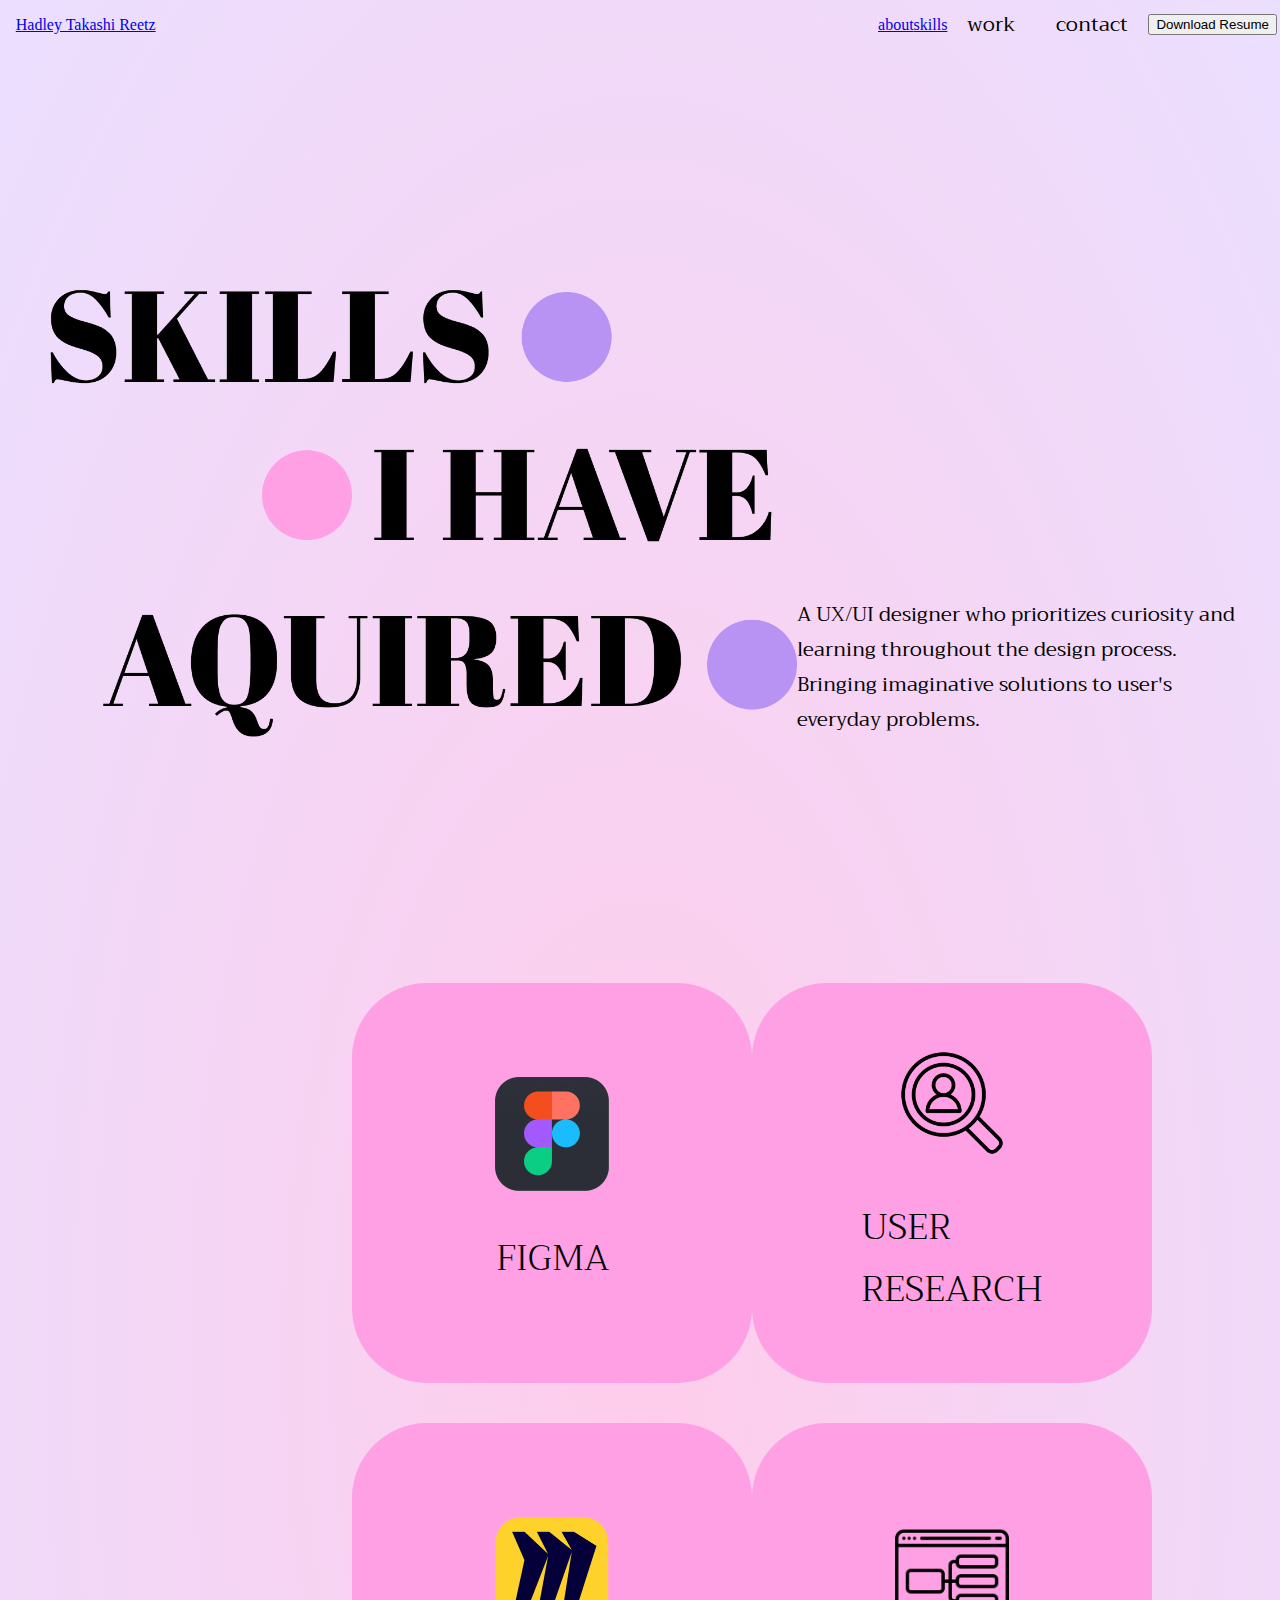
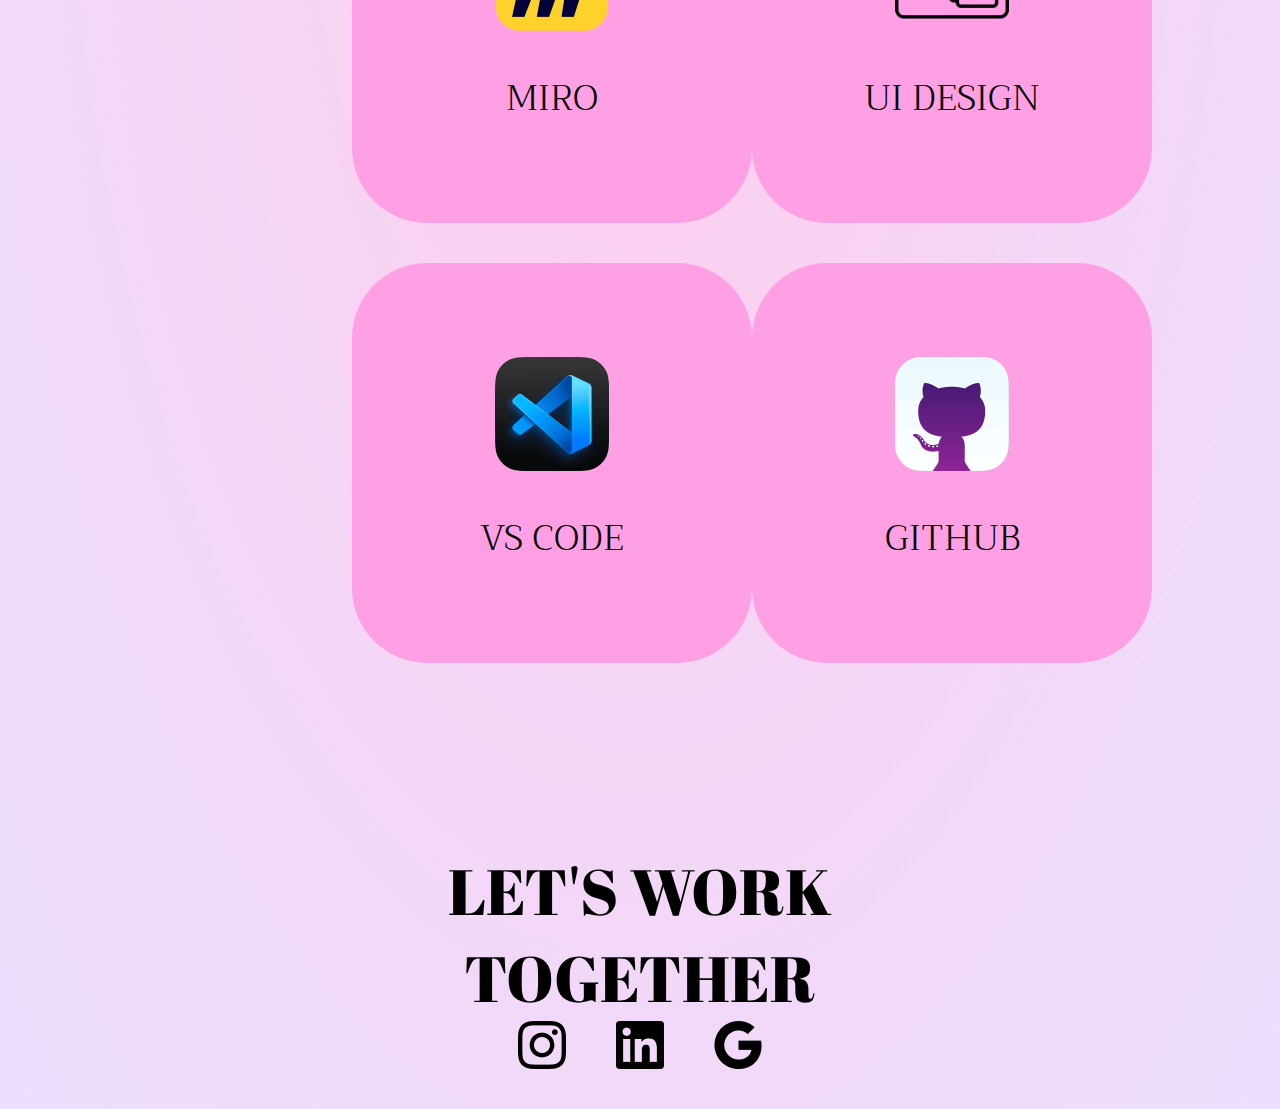
<file: skills.html>
<!DOCTYPE html>
<html>

<head>
    <link href="css/styles.css" type="text/css" rel="stylesheet">
    <link rel="preconnect" href="https://fonts.googleapis.com">
    <link rel="preconnect" href="https://fonts.gstatic.com" crossorigin>
    <link href="https://fonts.googleapis.com/css2?family=Abril+Fatface&family=Trirong:wght@300;400&display=swap"
        rel="stylesheet">
        <meta name="viewport" content="width=device-width, initial-scale=1">    
    <title></title>
    <script src="https://code.jquery.com/jquery-3.6.4.min.js" integrity="sha256-oP6HI9z1XaZNBrJURtCoUT5SUnxFr8s3BzRl+cbzUq8=" crossorigin="anonymous"></script>
</head>

<body>
    <header class="navigation">
        <div class="logo">
            <a href="./index.html">Hadley Takashi Reetz</a>
        </div>
        <nav class="nav">
            <div class="desktop">
                <a href="./about.html">about</a>
                <a href="./skills.html">skills</a>
                <p>work</p>
                <p>contact</p>
                <button>Download Resume</button>
            </div>
            <div class="hamburger">
                <img class="menuIcon" src="./images/Hamburger-Menu.png" onclick="this.parentNode.classList.toggle('open')" alt="hamburger icon">
                <div class="hamburgerMenu">
                    <p>about</p>
                    <p>skills</p>
                    <p>work</p>
                    <p>contact</p>
                    <button>Download Resume</button>
                </div>
            </div>
        </nav>
    </header>

    <section class="heroImg">
        <div class="content">
            <img class="hero" src="./images/skillsHero.png">
            <div class="blurb" id="blurbSkills">
                <p>A UX/UI designer who prioritizes curiosity and learning throughout the design process. Bringing imaginative solutions to user's everyday problems.</p>
            </div>
        </div>
    </section>

    <section class="skills">
        <div class="skillBox one">
            <img class="skillIcon" src="./images/figma.png">
            <h3 class="skillText">FIGMA</h3>
        </div>

        <div class="skillBox two">
            <img class="skillIcon" src="./images/userResearch.png">
            <h3 class="skillText">USER <br> RESEARCH</h3>
        </div>

        <div class="skillBox three">
            <img class="skillIcon" src="./images/miro.png">
            <h3 class="skillText">MIRO</h3>
        </div>

        <div class="skillBox four">
            <img class="skillIcon" src="./images/uiDesign.png">
            <h3 class="skillText">UI DESIGN</h3>
        </div>

        <div class="skillBox five">
            <img class="skillIcon" src="./images/vsCode.png">
            <h3 class="skillText">VS CODE</h3>
        </div>

        <div class="skillBox six">
            <img class="skillIcon" src="./images/github.png">
            <h3 class="skillText">GITHUB</h3>
        </div>
    </section>

    <footer>
        <div class="footer">
            <h3 id="workTogether">LET'S WORK <br> TOGETHER</h3>
            <div class="footerImg">
            <img src="./images/Instagram.png">
            <img src="./images/linkedin.png">
            <img src="./images/gmail.png">
        </div>
        </div>
    </footer>
    </body>
    <script src="./js/index.js"></script>
    </html>
</file>
<file: css/styles.css>
body {
    background-image: radial-gradient(ellipse, #FFCCEB, #EBDFFF);
    margin: 0;
    /*background-image: linear-gradient(to bottom right, #FFCCEB, #EBDFFF);*/
}

.nav {
    width: 100%;
}

.nav .desktop {
    display: flex;
    justify-content: flex-end;
    align-items: center;
    display: none;
}



.hamburger {
    position: absolute;
    right: 20px;
    top: 10px;
}

.menuIcon {
    background-image: url("../images/Hamburger-Menu.png");
    background-repeat: no-repeat;
    background-size: cover;
    height: 50px;
    width: 50px;
}

.hamburgerMenu {
    display: none;
    position: relative;
    left: -45px;
    top: 48px;
    width: 100vw;
}

.open .hamburgerMenu {
    display: block;
    width: 100%;
    text-align: center;
}

.open .menuIcon {
    background-image: url("../images/Close.png");
    background-repeat: no-repeat;
}

.nav p {
    padding-left: 20px;
    padding-right: 20px;
}

.navigation {
    display: flex;
    align-items: center;
    justify-content: space-between;
}

.logo {
    width: 80%;
    padding: 1%;
    /*background-color:lightblue;*/
}

/*nav {
    width: 71%;
    padding:1%;
}*/

.content {
    display: block;
}

.hero {
    width: 100%;
    padding-top: 40vh;
}

.blurb {
    width: 100%;
    margin-top: 5%;

}

.heroImg {
    height: 1000px;
    padding: 4%;
    /*background-color:aqua;*/

}

p {
    font-family: 'Trirong', serif;
    font-size: 20px;
    margin-block-start: 0em;
    margin-block-end: 0em;
}

h2 {
    font-family: 'Trirong', serif;
    font-size: 54px;
    font-weight: 300;
    margin-block-start: 0em;
    margin-block-end: 0em;
}

h4 {
    font-family: 'Abril Fatface', cursive;
    font-size: 36px;
    text-align: center;
}



.download {
    background-color: rgb(255, 160, 228);
    border: none;
    padding: 2px 35px;
    border-radius: 30px;
    font-family: 'Trirong', serif;
    font-size: 18px;
    height: 52px;
    align-items: center;
}

/* CASE STUDY HOME PAGE STYLING */

.caseStudy {
    height: 700px;
    padding: 5% 5%;
}

.caseStudy h2 {
    font-family: 'Trirong', serif;
    font-size: 54px;
    font-weight: 300;
    padding-bottom: 0%;
    /*padding issue again*/
    margin-block-end: 0em;
}

.caseStudyBackground {
    height: 500px;
    width: 100%;
    max-width: 1030px;
    border-radius: 220px;
    margin-left: auto;
    margin-right: auto;
    margin-top: 5%;
    display: flex;
    justify-content: center;
    align-items: center;
}

.Pink {
    background-color: rgb(255, 160, 228);
}

.Purple {
    background-color: rgb(184, 147, 243);
}

.caseStudyImage {
    background-size: contain;
    height: 430px;
    width: 50vw;
    background-repeat: no-repeat;
    background-position: center;
}

.campToCrag {
    background-image: url("../images/camptocragmobile.png");
    transition: transform 1000ms ease-out;
}

.campToCrag:hover {
    transform: rotate(10deg);
}

.DOE {
    background-image: url("../images/DOE-Mobile.png");
    transition: transform 1000ms ease-out;
}

.DOE:hover {
    transform: rotate(10deg);
}

.CCUS {
    background-image: url("../images/CCUS-Mobile.png");
    transition: transform 1000ms ease-out;
}

.CCUS:hover {
    transform: rotate(10deg);
}

/* About me CSS */

/* ABOUT HERO */
.aboutHero {
    display: flex;
    flex-direction: column;
}

#portrait {
    max-width: 60%;
    border-radius: 500px 500px 500px 0px;
    max-height: 70vh;
    order: 1;
}

#niceToMeetYou {
    width: 100%;
    max-height: 70%;
    object-fit: scale-down;
    order: 2;
}

/* ABOUT MODALS */



span {
    font-family: 'Trirong', serif;
    font-size: 54px;
    font-weight: 300;
    margin-block-end: 0em;
}

.aboutMe {
    height: 120%svh;
    display: flex;
    justify-content: center;
}

.modal {
    height: 85vh;
    width: 100%;
    max-height: 900px;
    max-width: 1200.21px;
    background-color: rgb(255, 160, 228);
    margin-top: 10%;
    margin-bottom: 5%;
    display: flex;
    align-items: center;
}

.aboutText {
    display: inline-block;
    margin-right: 5%;
    line-height: 170%;
}

.aboutTextLeft {
    display: inline-block;
    margin-left: 5%;
}

.modal p {
    font-size: 15px;
}

.modal span {
    font-size: 40px;
}

.aboutText h2 {
    display: inline-block;
    margin-block-start: 0em;
    margin-block-end: 0em;
}

.aboutText p {
    display: inline-block;
}

.illustration {
    height: auto;
    width: 42%;
    border-radius: 42px;
    margin: 5%;
}



/* My Skills CSS */

.skills {
    height: 1400px;
    width: 45%;
    display: grid;
    grid-template-columns: 1fr 1fr;
    grid-template-rows: 440px 440px 440px;
    grid-template-areas:
        "one two"
        "three four"
        "five six";
    margin-left: auto;
    margin-right: auto;
    margin-top: 10%;
}

.skillBox {
    width: 400px;
    height: 400px;
    background-color: rgb(255, 160, 228);
    border-radius: 75px;
    display: flex;
    flex-direction: column;
    align-items: center;
    justify-content: center;
}

.skillIcon {
    width: 114px;
    height: 114px;
}

/* CTC Styling */

.heroImg #ctcHeroTxt {
    font-family: 'Abril Fatface';
    font-size: 115px;
    font-weight:400;
}


#ctcHeroImg {
    height:60vh;
    padding-left:20px;
}


.ctcCaseStudy {
    width:80%;
    margin: 120px auto;
    max-width:1300px;
}

.ctcCaseStudy h2 {
    padding-bottom:15px;
}

.goals {
    margin-top: 50px;
}
.goals span {
    font-size:20px;
    font-weight:1000;
    padding-top:10px;
}

.designIcons {
    display:flex;
    padding-top:70px;
    margin: 0 auto;
    justify-content: space-between;
}

.designProcess {
    display:flex;
    flex-direction: column;
    align-items: center;
}

.designProcess img {
    height: 150px;
}
.designIcons h3 {
    font-family: 'trirong', 'sans-serif';
    font-size: 30px;
}

.arrow {
    height:20px;
    position:relative;
    top:60px;
    
}

.quotes {
    display:flex;
    width:80%;
    justify-content: flex-end;
    margin: 80px auto;

}

.singleQuote {
    display:flex;
    width:50%;
    padding:30px;
}

.singleQuote img {
    height:40px;
}

.graphs {
    width: 80%;
    display: grid;
    grid-template-columns: 50% 50%;
    grid-template-rows: 450px 450px;
    grid-template-areas:
    "topLeft topRight"
    "bottomLeft bottomRight";
    margin: 0 auto;
}

.topLeft {
    grid-area: topLeft;
    width:80%;
    height:auto;
    padding:40px;
    margin: 0 auto;
}

.topRight {
    grid-area: topRight;
    width:80%;
    display:flex;
    flex-direction:column;
    align-items:center;
    justify-content:center;
    text-align:center;
    margin:0 auto;
}

.bottomLeft {
    grid-area: bottomLeft;
    width:80%;
    display:flex;
    flex-direction:column;
    align-items:center;
    justify-content:center;
    text-align:center;
    margin:0 auto;
}

.bottomRight {
    grid-area: bottomRight;
    width:80%;
    height:auto;
    padding:40px;
    margin: 0 auto;
}

.userPersonaColor {
    background-color: #413C58;
    height: 500px;
    margin: 100px 0px;
    display:flex;
    align-items:center;
}

.userPersona {
    display:flex;
    width:90%;
    color:white;
    align-items: center;
    justify-content: space-between;
    margin:0 auto;
}

.userPersona img {
    width:40%;
}

.userPersona p {
    padding-left:100px;
}

.userNeeds {
    display:flex;
    justify-content:space-between;
}

.userNeed {
    width:25%;
    text-align: center;
    
}

.userNeed h1 {
    font-family: 'Abril Fatface';
    font-size: 115px;
    margin-block-end:0em;
    line-height:130px;
    font-weight:400;
}

#iLike {
    margin: 200px auto;
    width: 90%;
    display:block;

}

.competitorAnalysis {
    display:flex;
    align-items:center;
    width:80%;
    margin: 80px auto;
}

.competitorAnalysis img {
    height:450px;
}

h3 {
    text-align:left;
    font-family: 'Trirong', serif;
    font-size: 36px;
    font-weight: 300;
    margin-block-end: 0em;
}

.competitorAnalysisTxt {
    padding-left: 100px;
}

#problemSolution {
    width:90%;
    margin:0 auto;
    display:block;
}

.problemSolution {
    display:flex;
    width:90%;
    margin: 20px auto;
}

#solution {
    margin-left:50%;
}

#userFlow {
    width:90%;
    margin:200px auto;
    display:block;
}

.Design h3 {
    margin-top: 120px;
}

.sketchesImg {
    display:flex;
    justify-content: space-between;
    width:100%;
    margin: 20px auto;
}

.sketchesImg img{
    width:auto;
    height:560px;
    
}

.conclusionImg {
    display:flex;
    width:60%;
    justify-content:space-between;
    height:560px;
    margin: 100px auto;
}

/* Footer CSS */
.footer h3 {
    font-family: 'Abril Fatface', cursive;
    font-size: 64px;
    text-align: center;
}

.footerImg {
    display: flex;
    justify-content: center;
}

.footer img {
    display: flex;
    padding-left: 25px;
    padding-right: 25px;
    padding-bottom: 40px;

}




/* Media Queries */

@media only all and (min-width: 900px) {

    .navigation {
        margin: 3px;
    }

    .nav .desktop {
        display: flex;
    }

    .hamburger {
        display: none;
    }

    .heroImg {
        height: 780px;
        padding: 1%;
        /*background-color:aqua;*/

    }

    .hero {
        /* display:flex; */
        width: 60%;
        /*outline: 3px solid red;*/

    }

    .blurb {
        width: 35%;
        /*outline: 3px solid red;*/
        padding: 0px;
        margin: 0px;
        /*I want this to fully align to the bottom*/
    }

    .content {
        display: flex;
        align-items: flex-end;
        justify-content: center;
        width: 100%;
        height: 75vh;
    }

    .caseStudy {
        height: 700px;
        padding: 5% 15%;
    }

    .caseStudyImage {
        background-size: contain;
        height: 450px;
        width: 50vw;
        background-repeat: no-repeat;
        background-position: center;
    }

    .campToCrag {
        background-image: url("../images/camptocrag.png");
    }

    .DOE {
        background-image: url("../images/DOE.png");
    }

    .CCUS {
        background-image: url("../images/CCUS.png");
    }

    .caseStudyBackground {
        height: 470px;
        width: 100%;
        max-width: 1030px;
        border-radius: 220px;
        margin-left: auto;
        margin-right: auto;
        margin-top: 5%;
        display: flex;
        justify-content: center;
        align-items: center;
    }

    .logo {
        width: 40%;
        padding: 1%;
        /*background-color:lightblue;*/
    }

    /* ABOUT PAGE */

    #portrait {
        max-width: 45%;
        border-radius: 500px 500px 500px 0px;
        max-height: 70vh;
        order: 2;
    }

    #niceToMeetYou {
        width: 55%;
        max-height: 80%;
        max-width: 55%;
        object-fit: scale-down;
        order: 1;
    }

    .aboutHero {
        padding-top: 10vh;
        display: flex;
        flex-direction: row;
        align-items: flex-end;
        justify-content: center;
        width: 100%;
        height: 75vh;
    }

    .modal {
        height: 85vh;
        width: 65vw;
        max-height: 900px;
        max-width: 1200.21px;
        background-color: rgb(255, 160, 228);
        border-radius: 42px;
        margin-top: 10%;
        margin-bottom: 5%;
        display: flex;
        align-items: center;
    }

    .modal p {
        font-size: 20px;
    }

    .modal span {
        font-size: 54px;
    }

    .aboutText {
        line-height: 200%;
    }
}

@media only all and (min-width: 1100px) {

    .parallax {
        height: 100vh;
        overflow-x: hidden;
        overflow-y: auto;
        perspective: 1px;
    }

    .parallax-layer {
        position: absolute;
        top: 0;
        right: 0;
        bottom: 0;
        left: 0;
    }

    .layer1 {
        transform: translateZ(0);
    }

    .layer2 {
        transform: translateZ(-1px);
    }

    .layer3 {
        transform: translateZ(-2px);
    }

    .parallax-layer.layer1 {
        width: 100%;
        height: 100rem;

        /* background-image: radial-gradient(ellipse, #FFCCEB, #EBDFFF); */
    }

    .parallax-layer.layer2 {

        width: 160px;
        height: 160px;
        border-radius: 200px;
        background-color: rgb(184, 147, 243);
    }

    .one {
        top: 100rem;
        left: 80rem;
    }

    .two {
        top: 150rem;
        left: -20rem;
    }

    .three {
        top: 200rem;
        left: 60rem;
    }

    .four {
        top: 70rem;
        left: -25rem;
    }

    

    .parallax-layer.layer3 {
        width: 220px;
        height: 220px;
        border-radius: 250px;
        background-color: rgb(255, 160, 228);
    }

    .five {
        top: 90rem;
        left: 150rem;
    }

    .six {
        top: 140rem;
        left: -70rem;
    }

    .seven {
        top: 210rem;
        left: 140rem;
    }
}



/* 
@media only all and (max-width:700px) {

    .content {
        display:block;
    }

    .hero {
        width:100%;
        padding-top:40vh;
    }

    .blurb {
        width:100%;
        margin:5%;
        
    }
 */

}
</file>
